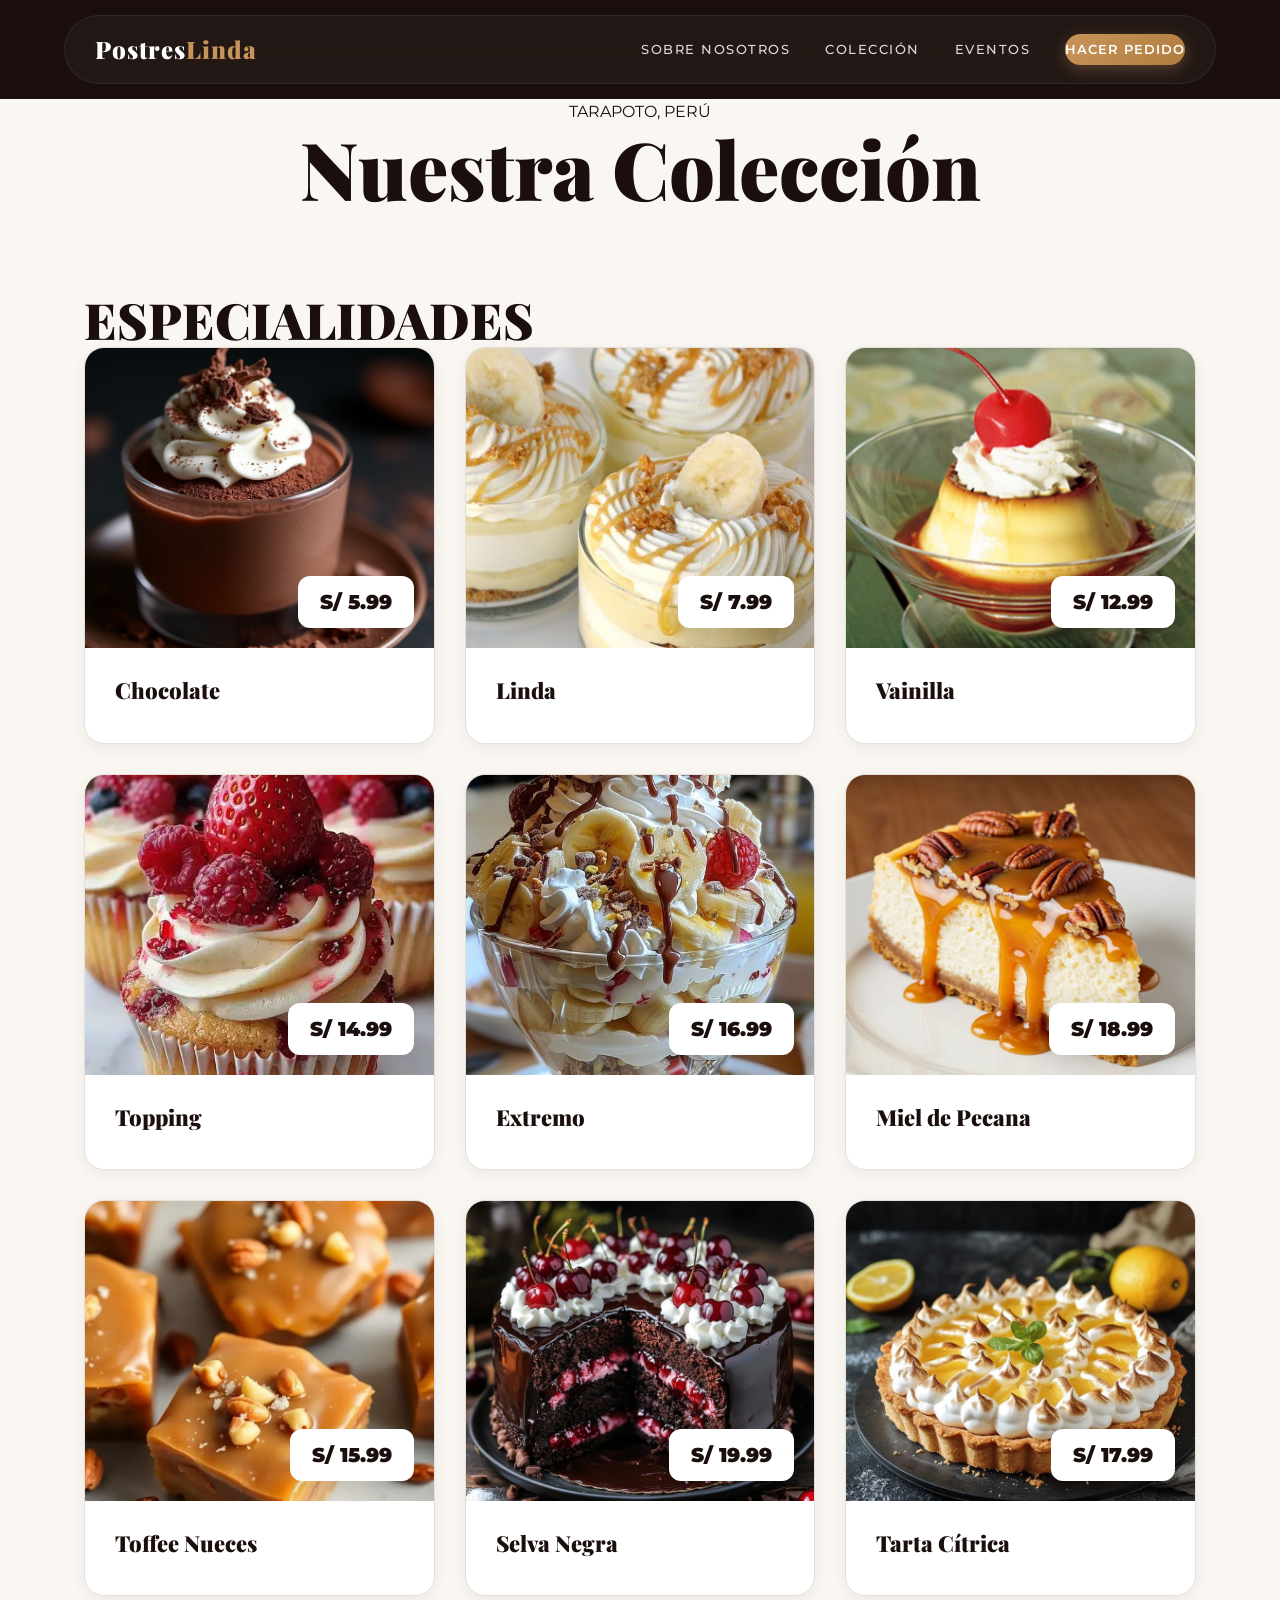
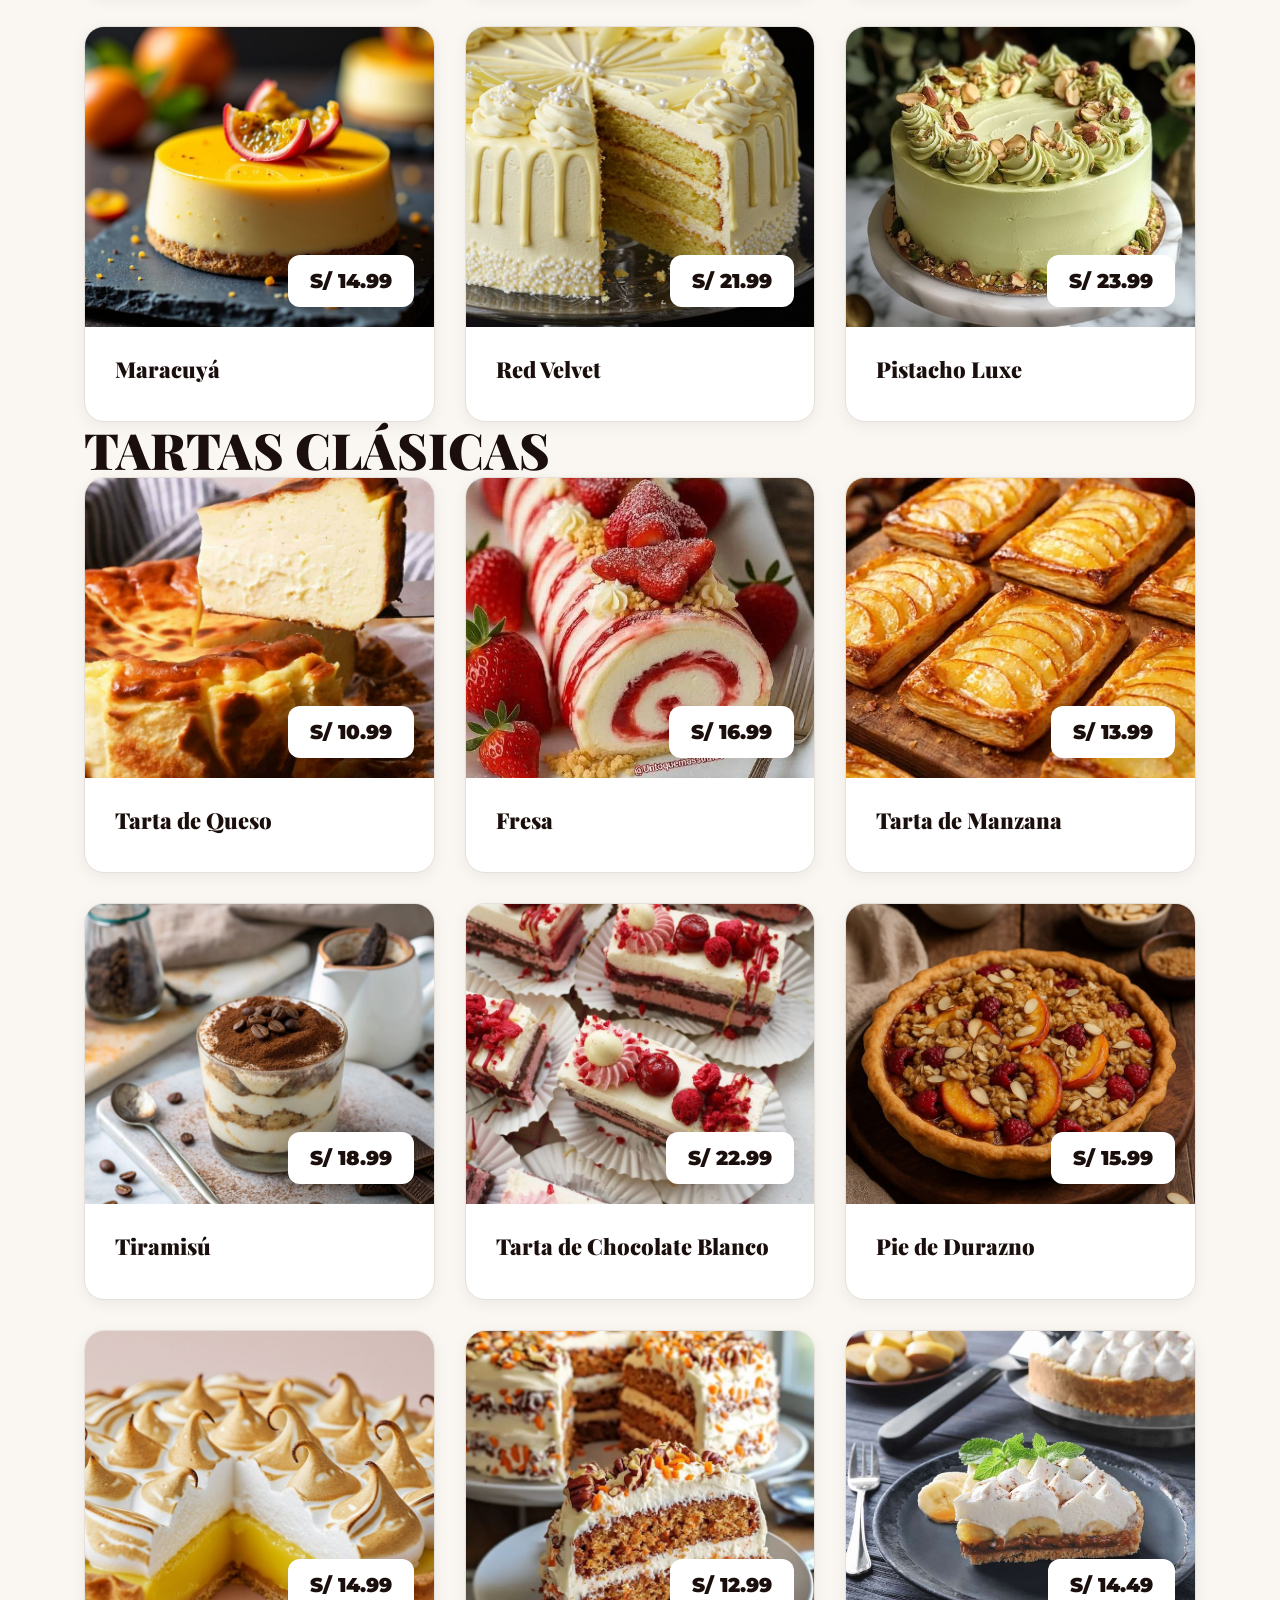
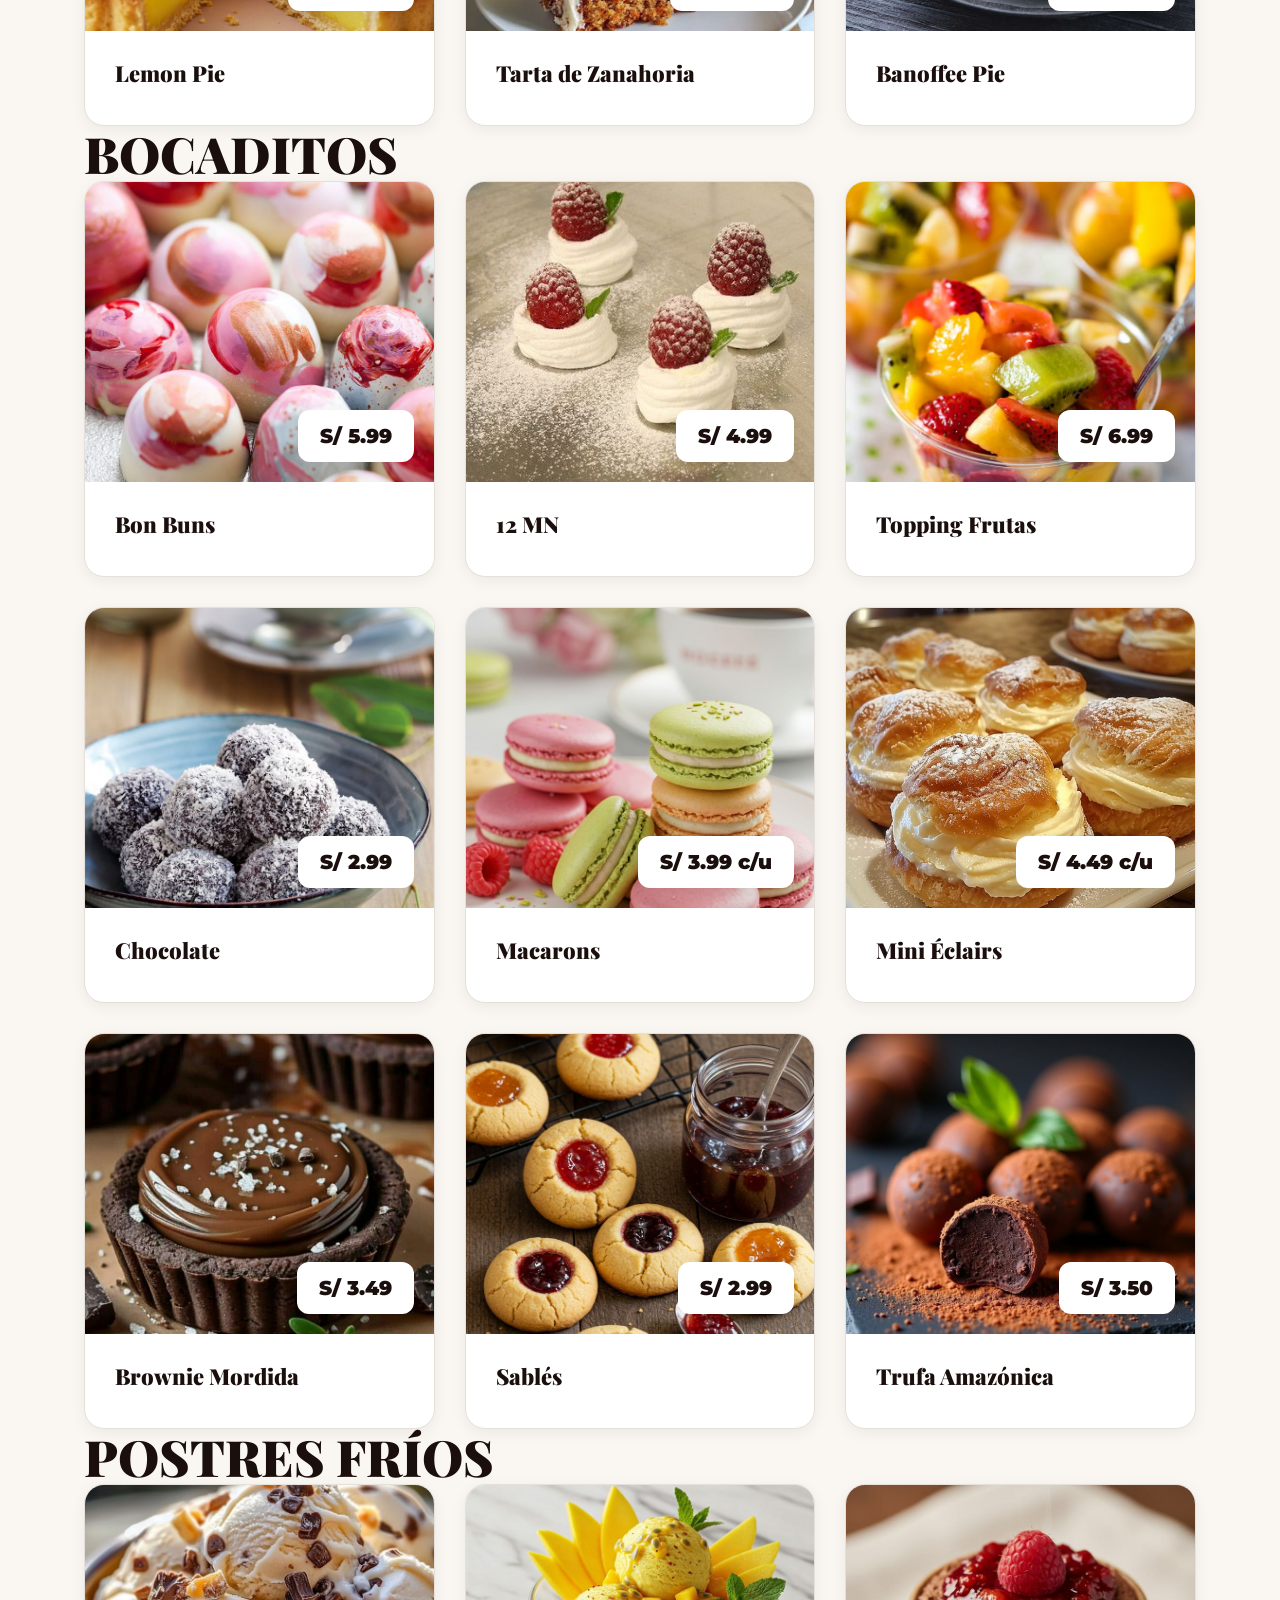
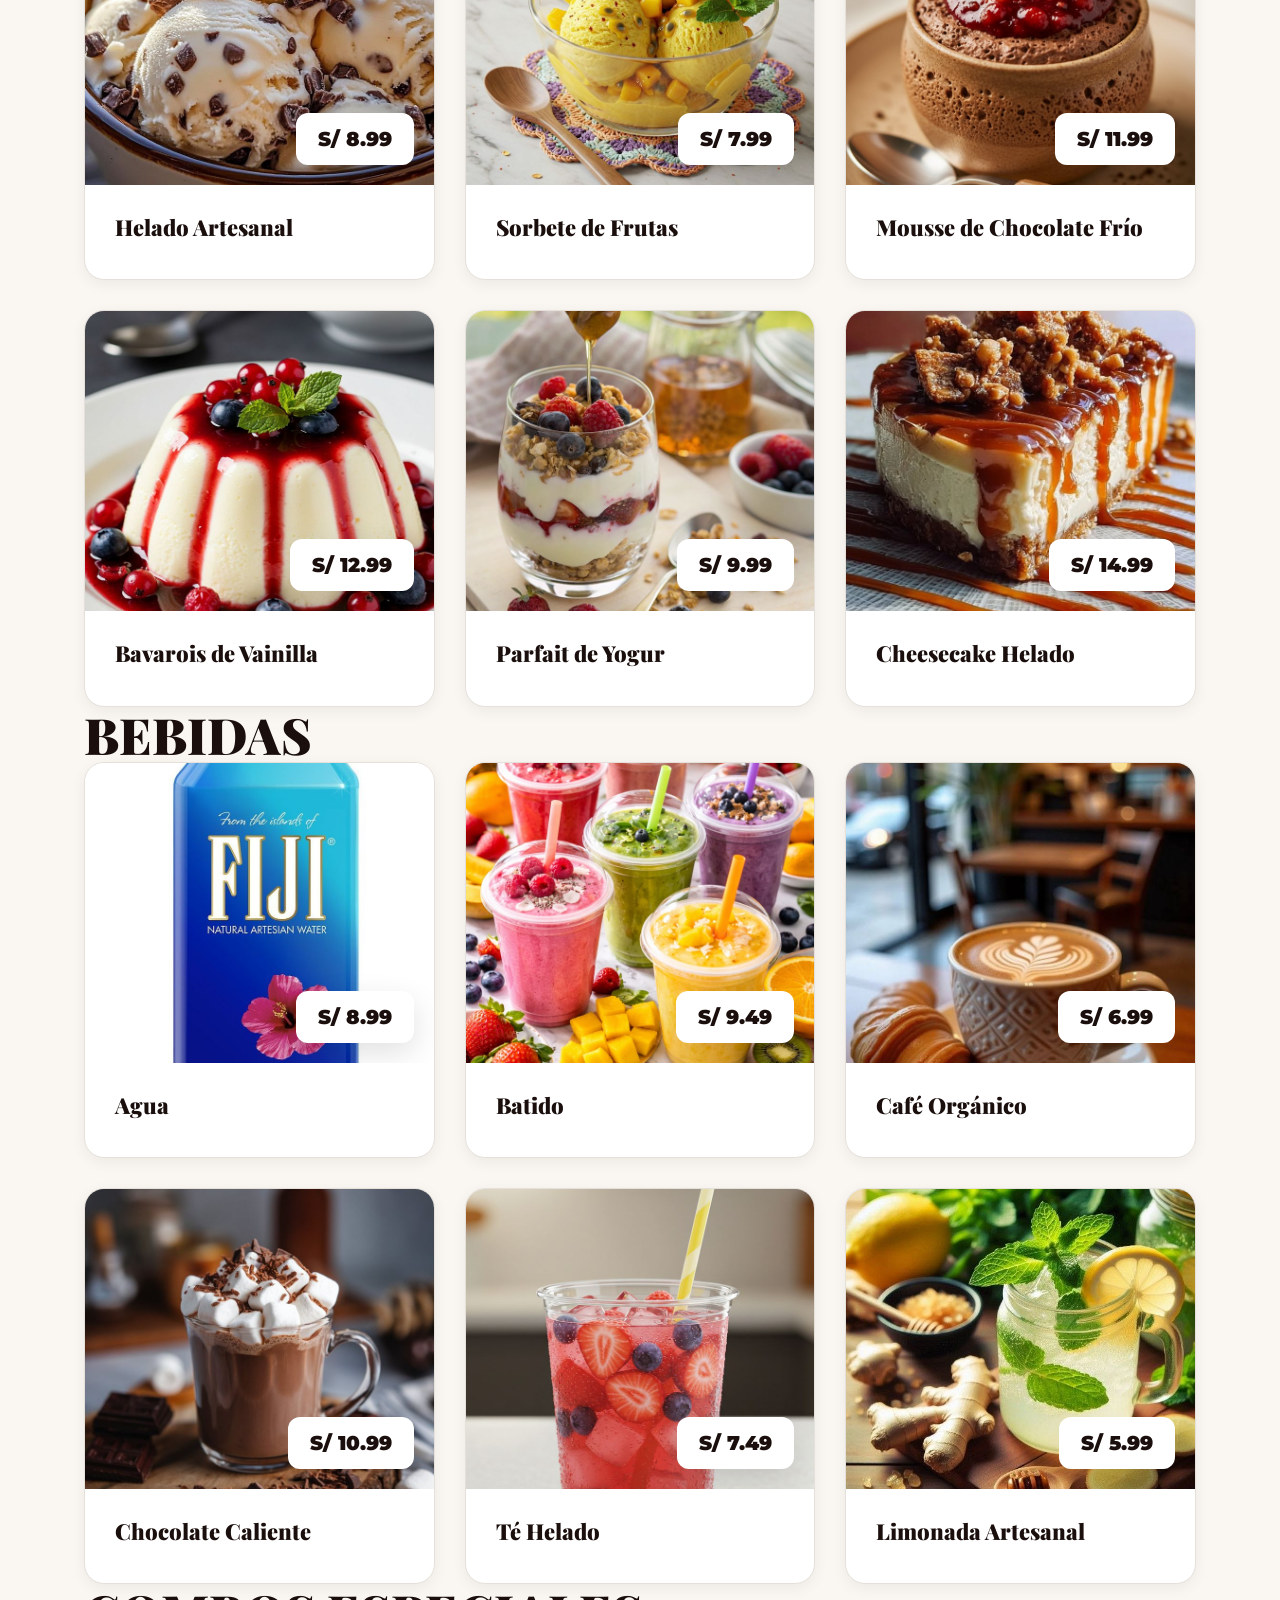
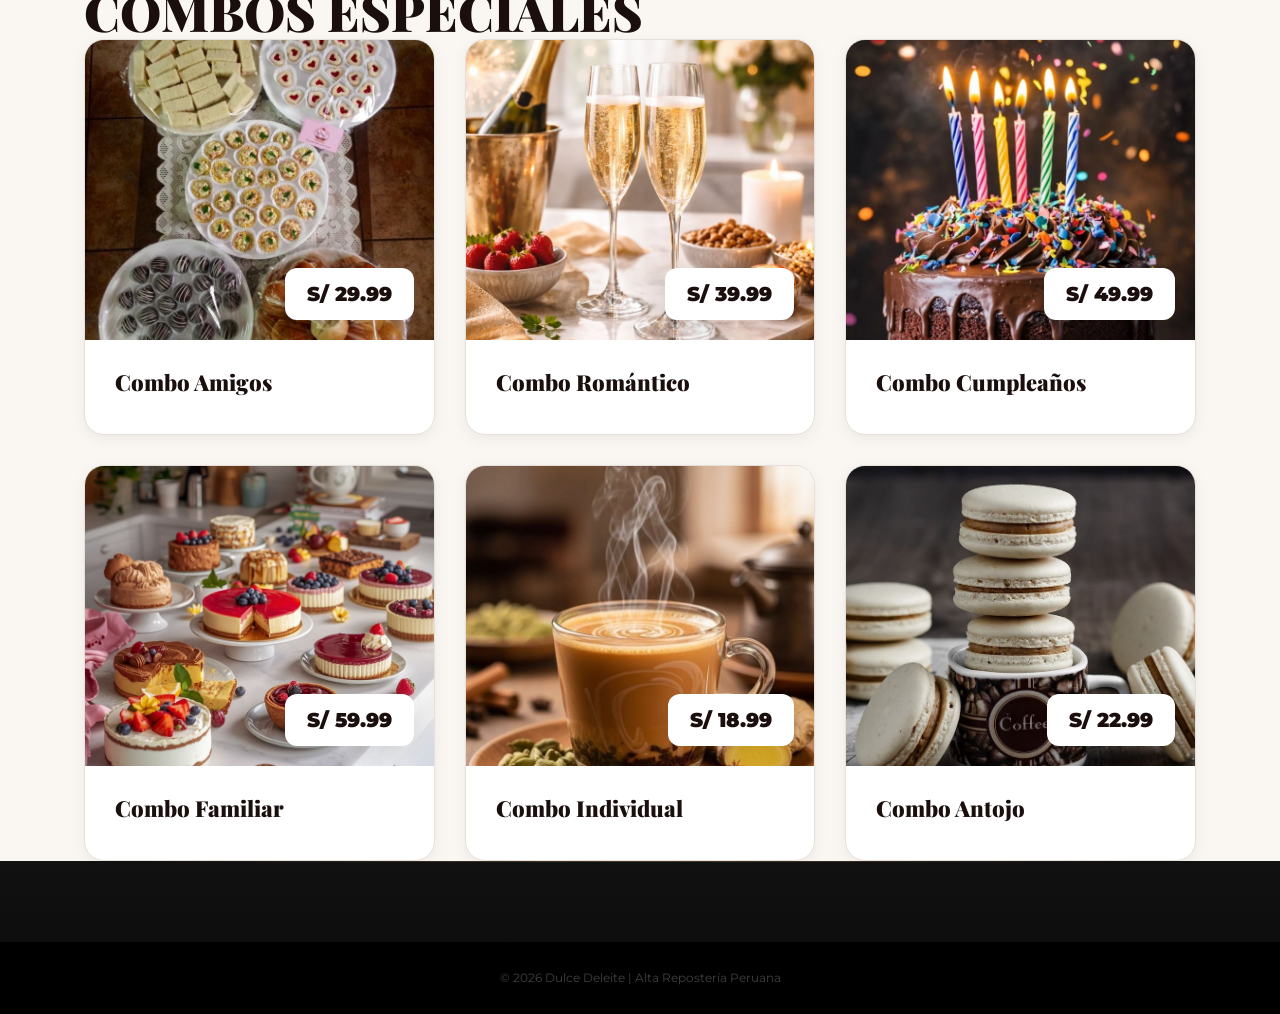
<file: coleccion.html>
<!DOCTYPE html>
<html lang="es">
<head>
    <meta charset="utf-8">
    <meta name="viewport" content="width=device-width, initial-scale=1">
    <title>Colección | Dulce Deleite</title>
    <link href="https://fonts.googleapis.com/css2?family=Montserrat:wght@300;400;700&family=Playfair+Display:ital,wght@0,900;1,900&display=swap" rel="stylesheet">
    <link rel="stylesheet" type="text/css" href="Style.css">
</head>
<body>

    <header class="header-simple">
        <nav class="nav-glass contenedor">
            <div class="logo-container">
                <a href="proect.html" style="text-decoration: none;">
                    <h2 class="logo-text">Postres<span>Linda</span></h2>
                </a>
            </div>
            <div class="enlaces">
                <a href="maison.html">Sobre Nosotros</a>
                <a href="coleccion.html">Colección</a>
                <a href="eventos.html">Eventos</a>
                <a href="pedido.html" class="btn-reserva">Hacer Pedido</a>
            </div>
        </nav>
    </header>

    <main class="contenedor seccion-maestra-coleccion">
        <div class="encabezado-minimal">
            <span class="location">TARAPOTO, PERÚ</span>
            <h1>Nuestra Colección</h1>
        </div>

        <section class="categoria-bloque">
            <h2 class="categoria-titulo">ESPECIALIDADES</h2>
            <div class="grid-productos-premium">
                
                <article class="card-premium">
                    <div class="card-img-box">
                        <img src="img/chocolate.jfif" alt="Chocolate">
                        <div class="overlay-price">S/ 5.99</div>
                    </div>
                    <div class="card-body">
                        <h3>Chocolate</h3>
                        <p class="descripcion">Intenso pastel de chocolate belga con relleno cremoso y ganache sedoso.</p>
                    </div>
                </article>

                <article class="card-premium">
                    <div class="card-img-box">
                        <img src="img/linda.jfif" alt="Linda">
                        <div class="overlay-price">S/ 7.99</div>
                    </div>
                    <div class="card-body">
                        <h3>Linda</h3>
                        <p class="descripcion">Delicada combinación de vainilla y frutos rojos con un toque de almendra.</p>
                    </div>
                </article>

                <article class="card-premium">
                    <div class="card-img-box">
                        <img src="img/vainilla.jfif" alt="Vainilla">
                        <div class="overlay-price">S/ 12.99</div>
                    </div>
                    <div class="card-body">
                        <h3>Vainilla</h3>
                        <p class="descripcion">Vainilla bourbon en una mousse esponjosa sobre bizcocho húmedo.</p>
                    </div>
                </article>

                <article class="card-premium">
                    <div class="card-img-box">
                        <img src="img/topping.jfif" alt="Topping">
                        <div class="overlay-price">S/ 14.99</div>
                    </div>
                    <div class="card-body">
                        <h3>Topping</h3>
                        <p class="descripcion">Base de chocolate blanco con crujiente de caramelo y frutos secos.</p>
                    </div>
                </article>

                <article class="card-premium">
                    <div class="card-img-box">
                        <img src="img/extremo.jfif" alt="Extremo">
                        <div class="overlay-price">S/ 16.99</div>
                    </div>
                    <div class="card-body">
                        <h3>Extremo</h3>
                        <p class="descripcion">Triple chocolate fusionado en capas, para los amantes del cacao intenso.</p>
                    </div>
                </article>

                <article class="card-premium">
                    <div class="card-img-box">
                        <img src="img/mielpecana.jfif" alt="Miel Pecán">
                        <div class="overlay-price">S/ 18.99</div>
                    </div>
                    <div class="card-body">
                        <h3>Miel de Pecana</h3>
                        <p class="descripcion">Nueces pecanas caramelizadas con miel orgánica y crema suave.</p>
                    </div>
                </article>

                <article class="card-premium">
                    <div class="card-img-box">
                        <img src="img/tofenueces.jfif" alt="Toffee Nueces">
                        <div class="overlay-price">S/ 15.99</div>
                    </div>
                    <div class="card-body">
                        <h3>Toffee Nueces</h3>
                        <p class="descripcion">Toffee inglés con nueces tostadas y un corazón de dulce de leche.</p>
                    </div>
                </article>

                <article class="card-premium">
                    <div class="card-img-box">
                        <img src="img/selvanegra.jfif" alt="Selva Negra">
                        <div class="overlay-price">S/ 19.99</div>
                    </div>
                    <div class="card-body">
                        <h3>Selva Negra</h3>
                        <p class="descripcion">Bizcocho de chocolate embebido en kirsch, cerezas frescas y nata montada.</p>
                    </div>
                </article>

                <article class="card-premium">
                    <div class="card-img-box">
                        <img src="img/tartacitrica.jfif" alt="Tarta Cítrica">
                        <div class="overlay-price">S/ 17.99</div>
                    </div>
                    <div class="card-body">
                        <h3>Tarta Cítrica</h3>
                        <p class="descripcion">Base de masa sablée, crema de limón amarillo y merengue italiano tostado.</p>
                    </div>
                </article>

                <article class="card-premium">
                    <div class="card-img-box">
                        <img src="img/maracuya.jfif" alt="Maracuyá">
                        <div class="overlay-price">S/ 14.99</div>
                    </div>
                    <div class="card-body">
                        <h3>Maracuyá</h3>
                        <p class="descripcion">Mousse de maracuyá con centro líquido de fruta de la pasión sobre galleta de avena.</p>
                    </div>
                </article>

                <article class="card-premium">
                    <div class="card-img-box">
                        <img src="img/redvelvet.jfif" alt="Red Velvet">
                        <div class="overlay-price">S/ 21.99</div>
                    </div>
                    <div class="card-body">
                        <h3>Red Velvet</h3>
                        <p class="descripcion">Suave bizcocho aterciopelado con crema de queso y virutas de chocolate blanco.</p>
                    </div>
                </article>

                <article class="card-premium">
                    <div class="card-img-box">
                        <img src="img/pistacho.jfif" alt="Pistacho Luxe">
                        <div class="overlay-price">S/ 23.99</div>
                    </div>
                    <div class="card-body">
                        <h3>Pistacho Luxe</h3>
                        <p class="descripcion">Fina dacquoise de pistachos de calidad con crema untuosa e hilos de chocolate blanco.</p>
                    </div>
                </article>

            </div>
        </section>

        <section class="categoria-bloque">
            <h2 class="categoria-titulo">TARTAS CLÁSICAS</h2>
            <div class="grid-productos-premium">
                
                <article class="card-premium">
                    <div class="card-img-box">
                        <img src="img/tartaqueso.jfif" alt="Queso">
                        <div class="overlay-price">S/ 10.99</div>
                    </div>
                    <div class="card-body">
                        <h3>Tarta de Queso</h3>
                        <p class="descripcion">New York cheesecake clásico, horneado lentamente para una textura perfecta.</p>
                    </div>
                </article>

                <article class="card-premium">
                    <div class="card-img-box">
                        <img src="img/fresa.jfif" alt="Fresa">
                        <div class="overlay-price">S/ 16.99</div>
                    </div>
                    <div class="card-body">
                        <h3>Fresa</h3>
                        <p class="descripcion">Fresas frescas sobre mousse ligera y crujiente de merengue.</p>
                    </div>
                </article>

                <article class="card-premium">
                    <div class="card-img-box">
                        <img src="img/tartamanzana.jfif" alt="Tarta de Manzana">
                        <div class="overlay-price">S/ 13.99</div>
                    </div>
                    <div class="card-body">
                        <h3>Tarta de Manzana</h3>
                        <p class="descripcion">Finas láminas de manzana caramelizada sobre crema de almendras y hojaldre.</p>
                    </div>
                </article>

                <article class="card-premium">
                    <div class="card-img-box">
                        <img src="img/tiramisu.jfif" alt="Tiramisú">
                        <div class="overlay-price">S/ 18.99</div>
                    </div>
                    <div class="card-body">
                        <h3>Tiramisú</h3>
                        <p class="descripcion">Capas de mascarpone, café espresso y cacao amargo con un toque de licor.</p>
                    </div>
                </article>

                <article class="card-premium">
                    <div class="card-img-box">
                        <img src="img/tartachocolateb.jfif" alt="Tarta Chocolate Blanco">
                        <div class="overlay-price">S/ 22.99</div>
                    </div>
                    <div class="card-body">
                        <h3>Tarta de Chocolate Blanco</h3>
                        <p class="descripcion">Ganache de chocolate blanco y frambuesas sobre base de galleta de cacao.</p>
                    </div>
                </article>

                <article class="card-premium">
                    <div class="card-img-box">
                        <img src="img/piedurazno.jfif" alt="Pie de Durazno">
                        <div class="overlay-price">S/ 15.99</div>
                    </div>
                    <div class="card-body">
                        <h3>Pie de Durazno</h3>
                        <p class="descripcion">Rústica tarta de duraznos de estación con canela y crumble de nueces.</p>
                    </div>
                </article>

                <article class="card-premium">
                    <div class="card-img-box">
                        <img src="img/lemonpie.jfif" alt="Lemon Pie">
                        <div class="overlay-price">S/ 14.99</div>
                    </div>
                    <div class="card-body">
                        <h3>Lemon Pie</h3>
                        <p class="descripcion">Base crujiente, cremosa curd de limón y merengue suizo ligeramente tostado.</p>
                    </div>
                </article>

                <article class="card-premium">
                    <div class="card-img-box">
                        <img src="img/tartazanahoria.jfif" alt="Tarta de Zanahoria">
                        <div class="overlay-price">S/ 12.99</div>
                    </div>
                    <div class="card-body">
                        <h3>Tarta de Zanahoria</h3>
                        <p class="descripcion">Bizcocho especiado de zanahoria con nueces crujientes y frosting sedoso de queso.</p>
                    </div>
                </article>

                <article class="card-premium">
                    <div class="card-img-box">
                        <img src="img/banoffepie.jfif" alt="Banoffee Pie">
                        <div class="overlay-price">S/ 14.49</div>
                    </div>
                    <div class="card-body">
                        <h3>Banoffee Pie</h3>
                        <p class="descripcion">Base de galletas trituradas, abundante dulce de leche, plátano fresco y nata.</p>
                    </div>
                </article>

            </div>
        </section>

        <section class="categoria-bloque">
            <h2 class="categoria-titulo">BOCADITOS</h2>
            <div class="grid-productos-premium">
                
                <article class="card-premium">
                    <div class="card-img-box">
                        <img src="img/bonbon.jfif" alt="Bon Buns">
                        <div class="overlay-price">S/ 5.99</div>
                    </div>
                    <div class="card-body">
                        <h3>Bon Buns</h3>
                        <p class="descripcion">Mini brioches rellenos de crema pastelera y toque de limón.</p>
                    </div>
                </article>

                <article class="card-premium">
                    <div class="card-img-box">
                        <img src="img/12mn.jfif" alt="12 MN">
                        <div class="overlay-price">S/ 4.99</div>
                    </div>
                    <div class="card-body">
                        <h3>12 MN</h3>
                        <p class="descripcion">Bocado de medianoche: chocolate oscuro y avellanas en miniatura.</p>
                    </div>
                </article>

                <article class="card-premium">
                    <div class="card-img-box">
                        <img src="img/topingfrutas.jfif" alt="Topping Frutas">
                        <div class="overlay-price">S/ 6.99</div>
                    </div>
                    <div class="card-body">
                        <h3>Topping Frutas</h3>
                        <p class="descripcion">Base de yogur griego con frutas de estación y crumble crujiente.</p>
                    </div>
                </article>

                <article class="card-premium">
                    <div class="card-img-box">
                        <img src="img/bocaditochocolate.jfif" alt="Bocadito Chocolate">
                        <div class="overlay-price">S/ 2.99</div>
                    </div>
                    <div class="card-body">
                        <h3>Chocolate</h3>
                        <p class="descripcion">Pequeño bombón de chocolate con leche y corazón de caramelo salado.</p>
                    </div>
                </article>

                <article class="card-premium">
                    <div class="card-img-box">
                        <img src="img/macarons.jfif" alt="Macarons">
                        <div class="overlay-price">S/ 3.99 c/u</div>
                    </div>
                    <div class="card-body">
                        <h3>Macarons</h3>
                        <p class="descripcion">Delicados macarons franceses de frambuesa, pistacho y chocolate.</p>
                    </div>
                </article>

                <article class="card-premium">
                    <div class="card-img-box">
                        <img src="img/minieclaris.jfif" alt="Mini Éclairs">
                        <div class="overlay-price">S/ 4.49 c/u</div>
                    </div>
                    <div class="card-body">
                        <h3>Mini Éclairs</h3>
                        <p class="descripcion">Pequeñas bocanadas de masa choux rellenas de crema pastelera y glaseado.</p>
                    </div>
                </article>

                <article class="card-premium">
                    <div class="card-img-box">
                        <img src="img/browniemordida.jfif" alt="Brownie Mordida">
                        <div class="overlay-price">S/ 3.49</div>
                    </div>
                    <div class="card-body">
                        <h3>Brownie Mordida</h3>
                        <p class="descripcion">Pequeño brownie de chocolate intenso con centro de dulce de leche y sal marina.</p>
                    </div>
                </article>

                <article class="card-premium">
                    <div class="card-img-box">
                        <img src="img/sables.jfif" alt="Sablés">
                        <div class="overlay-price">S/ 2.99</div>
                    </div>
                    <div class="card-body">
                        <h3>Sablés</h3>
                        <p class="descripcion">Mantequillosa galletita con mermelada artesanal de frutos rojos o albaricoque.</p>
                    </div>
                </article>

                <article class="card-premium">
                    <div class="card-img-box">
                        <img src="img/trufaamazo.jfif" alt="Trufa Amazónica">
                        <div class="overlay-price">S/ 3.50</div>
                    </div>
                    <div class="card-body">
                        <h3>Trufa Amazónica</h3>
                        <p class="descripcion">Trufa artesanal elaborada con puro cacao puro nativo y cobertura de polvo de cacao.</p>
                    </div>
                </article>

            </div>
        </section>

        <section class="categoria-bloque">
            <h2 class="categoria-titulo">POSTRES FRÍOS</h2>
            <div class="grid-productos-premium">
                
                <article class="card-premium">
                    <div class="card-img-box">
                        <img src="img/helartesa.jfif" alt="Helado Artesanal">
                        <div class="overlay-price">S/ 8.99</div>
                    </div>
                    <div class="card-body">
                        <h3>Helado Artesanal</h3>
                        <p class="descripcion">Crema helada de vainilla con trozos de chocolate bitter y nueces caramelizadas.</p>
                    </div>
                </article>

                <article class="card-premium">
                    <div class="card-img-box">
                        <img src="img/sorbetefrutas.jfif" alt="Sorbete de Frutas">
                        <div class="overlay-price">S/ 7.99</div>
                    </div>
                    <div class="card-body">
                        <h3>Sorbete de Frutas</h3>
                        <p class="descripcion">Refrescante sorbete de mango, maracuyá y hierbabuena.</p>
                    </div>
                </article>

                <article class="card-premium">
                    <div class="card-img-box">
                        <img src="img/mousechocolate.jfif" alt="Mousse de Chocolate Frío">
                        <div class="overlay-price">S/ 11.99</div>
                    </div>
                    <div class="card-body">
                        <h3>Mousse de Chocolate Frío</h3>
                        <p class="descripcion">Esponjosa mousse de chocolate semiamargo con centro de frambuesa congelada.</p>
                    </div>
                </article>

                <article class="card-premium">
                    <div class="card-img-box">
                        <img src="img/bavoroisdevainilla.jfif" alt="Bavarois de Vainilla">
                        <div class="overlay-price">S/ 12.99</div>
                    </div>
                    <div class="card-body">
                        <h3>Bavarois de Vainilla</h3>
                        <p class="descripcion">Postre francés aterciopelado de vainilla con salsa de frutos rojos.</p>
                    </div>
                </article>

                <article class="card-premium">
                    <div class="card-img-box">
                        <img src="img/parfaityogur.jfif" alt="Parfait de Yogur">
                        <div class="overlay-price">S/ 9.99</div>
                    </div>
                    <div class="card-body">
                        <h3>Parfait de Yogur</h3>
                        <p class="descripcion">Capas de yogur griego, granola casera y frutas frescas con miel de abeja.</p>
                    </div>
                </article>

                <article class="card-premium">
                    <div class="card-img-box">
                        <img src="img/chesecakehel.jfif" alt="Cheesecake Helado">
                        <div class="overlay-price">S/ 14.99</div>
                    </div>
                    <div class="card-body">
                        <h3>Cheesecake Helado</h3>
                        <p class="descripcion">Cheesecake congelado con salsa de caramelo salado y nueces tostadas.</p>
                    </div>
                </article>
            </div>
        </section>

        <section class="categoria-bloque">
            <h2 class="categoria-titulo">BEBIDAS</h2>
            <div class="grid-productos-premium">
                
                <article class="card-premium">
                    <div class="card-img-box">
                        <img src="img/agua.jfif" alt="Agua">
                        <div class="overlay-price">S/ 8.99</div>
                    </div>
                    <div class="card-body">
                        <h3>Agua</h3>
                        <p class="descripcion">Agua de manantial infusionada con hierbas frescas y frutos cítricos.</p>
                    </div>
                </article>

                <article class="card-premium">
                    <div class="card-img-box">
                        <img src="img/batido.jfif" alt="Batido">
                        <div class="overlay-price">S/ 9.49</div>
                    </div>
                    <div class="card-body">
                        <h3>Batido</h3>
                        <p class="descripcion">Batido cremoso de frutas tropicales con un toque de vainilla.</p>
                    </div>
                </article>

                <article class="card-premium">
                    <div class="card-img-box">
                        <img src="img/cafeorganico.jfif" alt="Café Orgánico">
                        <div class="overlay-price">S/ 6.99</div>
                    </div>
                    <div class="card-body">
                        <h3>Café Orgánico</h3>
                        <p class="descripcion">Café de altura tostado artesanalmente, preparado en prensa francesa.</p>
                    </div>
                </article>

                <article class="card-premium">
                    <div class="card-img-box">
                        <img src="img/chocolatecaliente.jfif" alt="Chocolate Caliente">
                        <div class="overlay-price">S/ 10.99</div>
                    </div>
                    <div class="card-body">
                        <h3>Chocolate Caliente</h3>
                        <p class="descripcion">Chocolate belga derretido con leche espumosa y una nube de malvavisco.</p>
                    </div>
                </article>

                <article class="card-premium">
                    <div class="card-img-box">
                        <img src="img/tehelado.jfif" alt="Té Helado">
                        <div class="overlay-price">S/ 7.49</div>
                    </div>
                    <div class="card-body">
                        <h3>Té Helado</h3>
                        <p class="descripcion">Infusión fría de frutos rojos con menta fresca y un toque de limón.</p>
                    </div>
                </article>

                <article class="card-premium">
                    <div class="card-img-box">
                        <img src="img/limanadaartesanal.jfif" alt="Limonada Artesanal">
                        <div class="overlay-price">S/ 5.99</div>
                    </div>
                    <div class="card-body">
                        <h3>Limonada Artesanal</h3>
                        <p class="descripcion">Limonada de la casa con jengibre, hierbabuena y un toque de agua de azahar.</p>
                    </div>
                </article>
            </div>
        </section>

        <section class="categoria-bloque">
            <h2 class="categoria-titulo">COMBOS ESPECIALES</h2>
            <div class="grid-productos-premium">
                
                <article class="card-premium">
                    <div class="card-img-box">
                        <img src="img/comboamigos.jfif" alt="Combo Amigos">
                        <div class="overlay-price">S/ 29.99</div>
                    </div>
                    <div class="card-body">
                        <h3>Combo Amigos</h3>
                        <p class="descripcion">4 bocaditos surtidos + 2 bebidas a elección. Ideal para compartir.</p>
                    </div>
                </article>

                <article class="card-premium">
                    <div class="card-img-box">
                        <img src="img/comboromantico.jfif" alt="Combo Romántico">
                        <div class="overlay-price">S/ 39.99</div>
                    </div>
                    <div class="card-body">
                        <h3>Combo Romántico</h3>
                        <p class="descripcion">2 especialidades + 2 copas de espumante + vela aromática de regalo.</p>
                    </div>
                </article>

                <article class="card-premium">
                    <div class="card-img-box">
                        <img src="img/combocumple.jfif" alt="Combo Cumpleaños">
                        <div class="overlay-price">S/ 49.99</div>
                    </div>
                    <div class="card-body">
                        <h3>Combo Cumpleaños</h3>
                        <p class="descripcion">Tarta a elección + 6 bocaditos + vela personalizada y globo metalizado.</p>
                    </div>
                </article>

                <article class="card-premium">
                    <div class="card-img-box">
                        <img src="img/combofam.jfif" alt="Combo Familiar">
                        <div class="overlay-price">S/ 59.99</div>
                    </div>
                    <div class="card-body">
                        <h3>Combo Familiar</h3>
                        <p class="descripcion">2 tartas medianas + 8 bocaditos + 4 bebidas. ¡Para todos en casa!</p>
                    </div>
                </article>

                <article class="card-premium">
                    <div class="card-img-box">
                        <img src="img/comboindi.jfif" alt="Combo Individual">
                        <div class="overlay-price">S/ 18.99</div>
                    </div>
                    <div class="card-body">
                        <h3>Combo Individual</h3>
                        <p class="descripcion">1 porción de especialidad + 1 infusión caliente o fría a tu elección.</p>
                    </div>
                </article>

                <article class="card-premium">
                    <div class="card-img-box">
                        <img src="img/comboantojo.jfif" alt="Combo Antojo">
                        <div class="overlay-price">S/ 22.99</div>
                    </div>
                    <div class="card-body">
                        <h3>Combo Antojo</h3>
                        <p class="descripcion">3 macarons franceses premium + 1 café orgánico prensa francesa de la casa.</p>
                    </div>
                </article>

            </div>
        </section>
    </main>

    <footer id="contacto" class="footer-minimal">
        <div class="copyright-bar">
            <p>&copy; 2026 Dulce Deleite | Alta Repostería Peruana</p>
        </div>
    </footer>

</body>
</html>
</file>
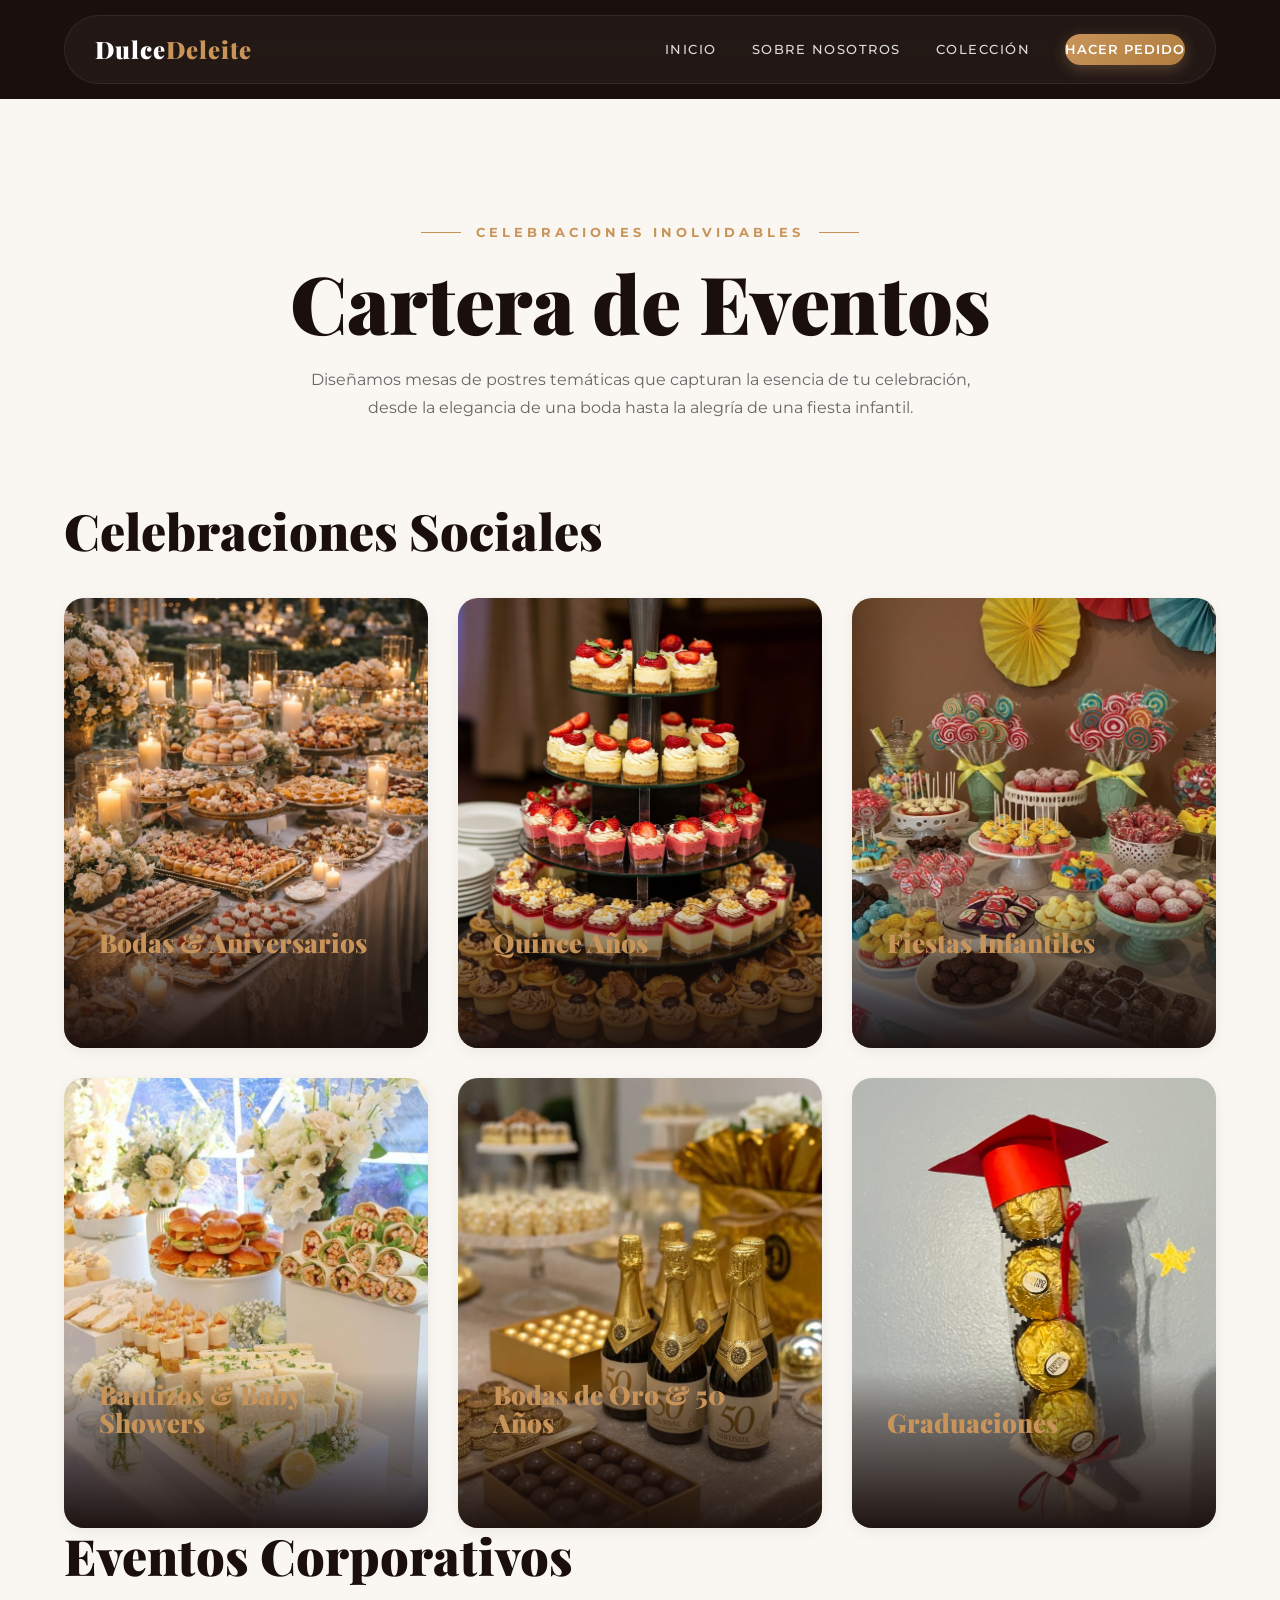
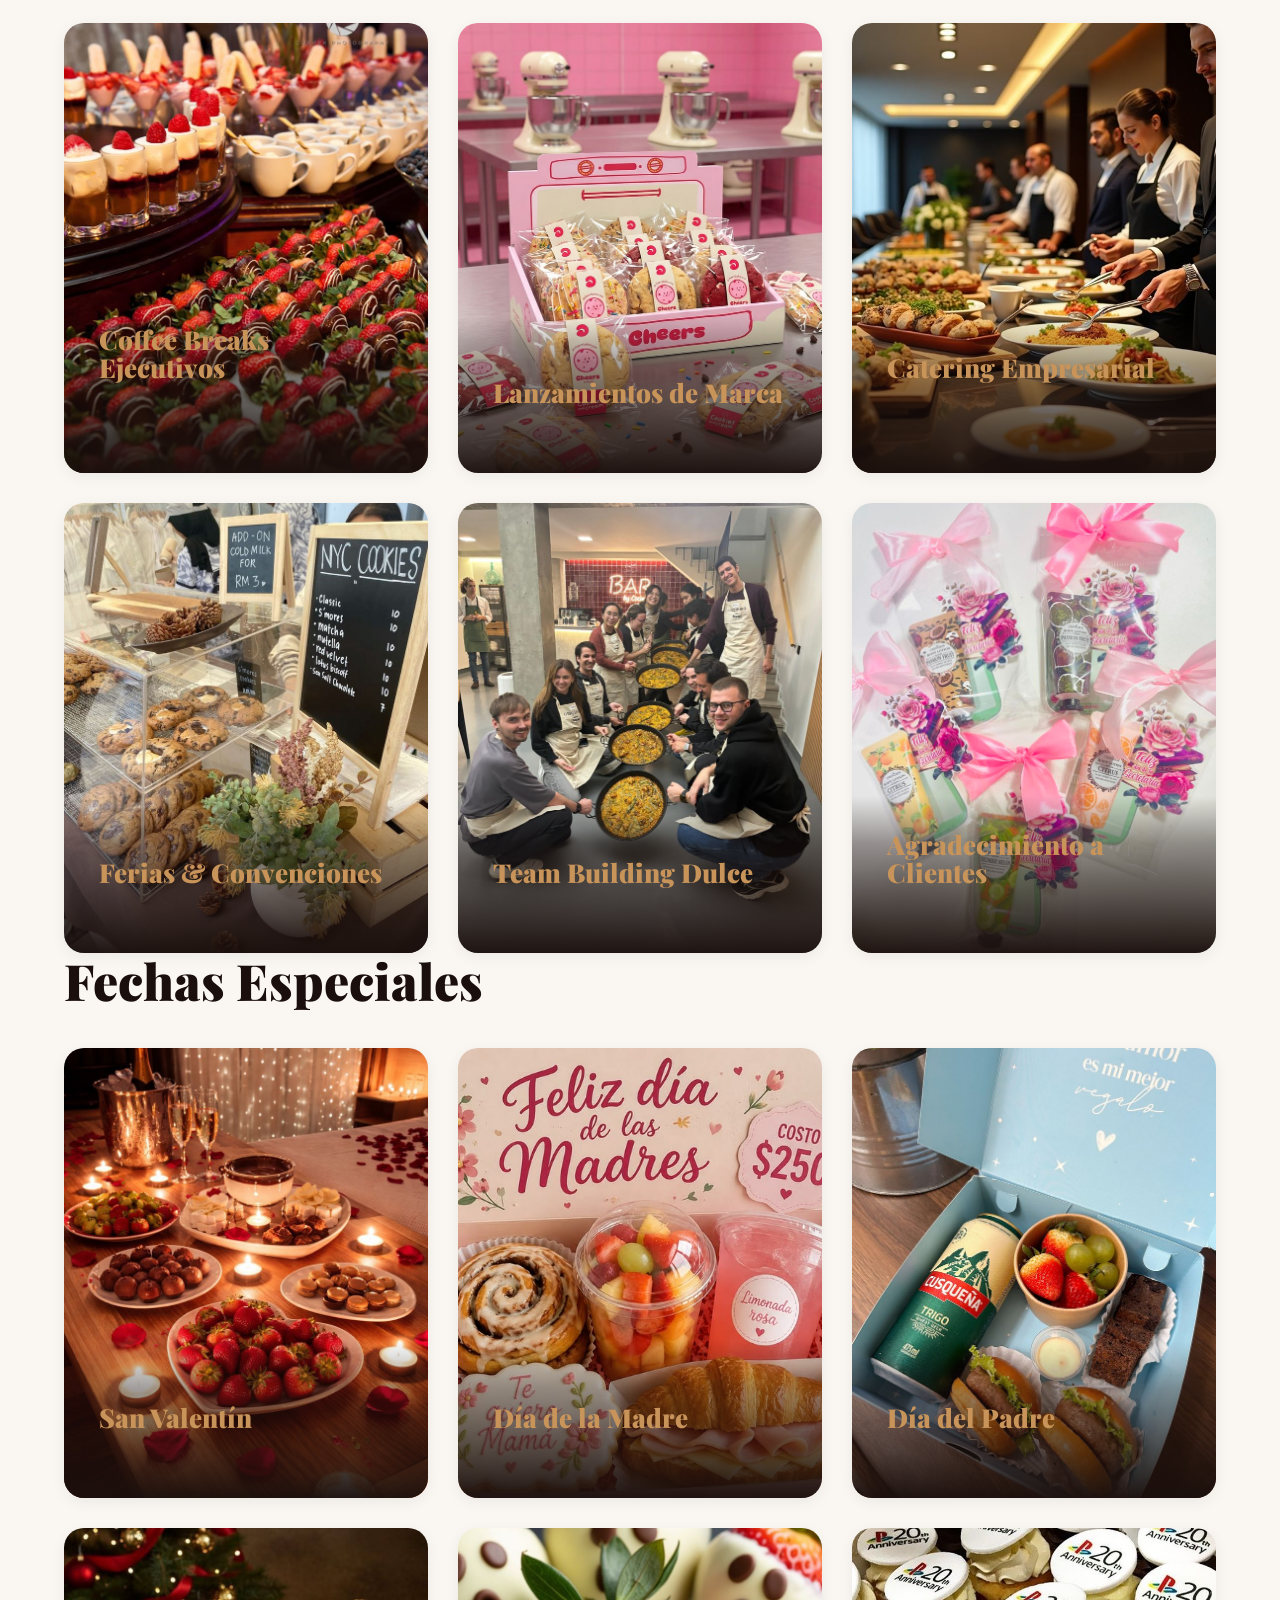
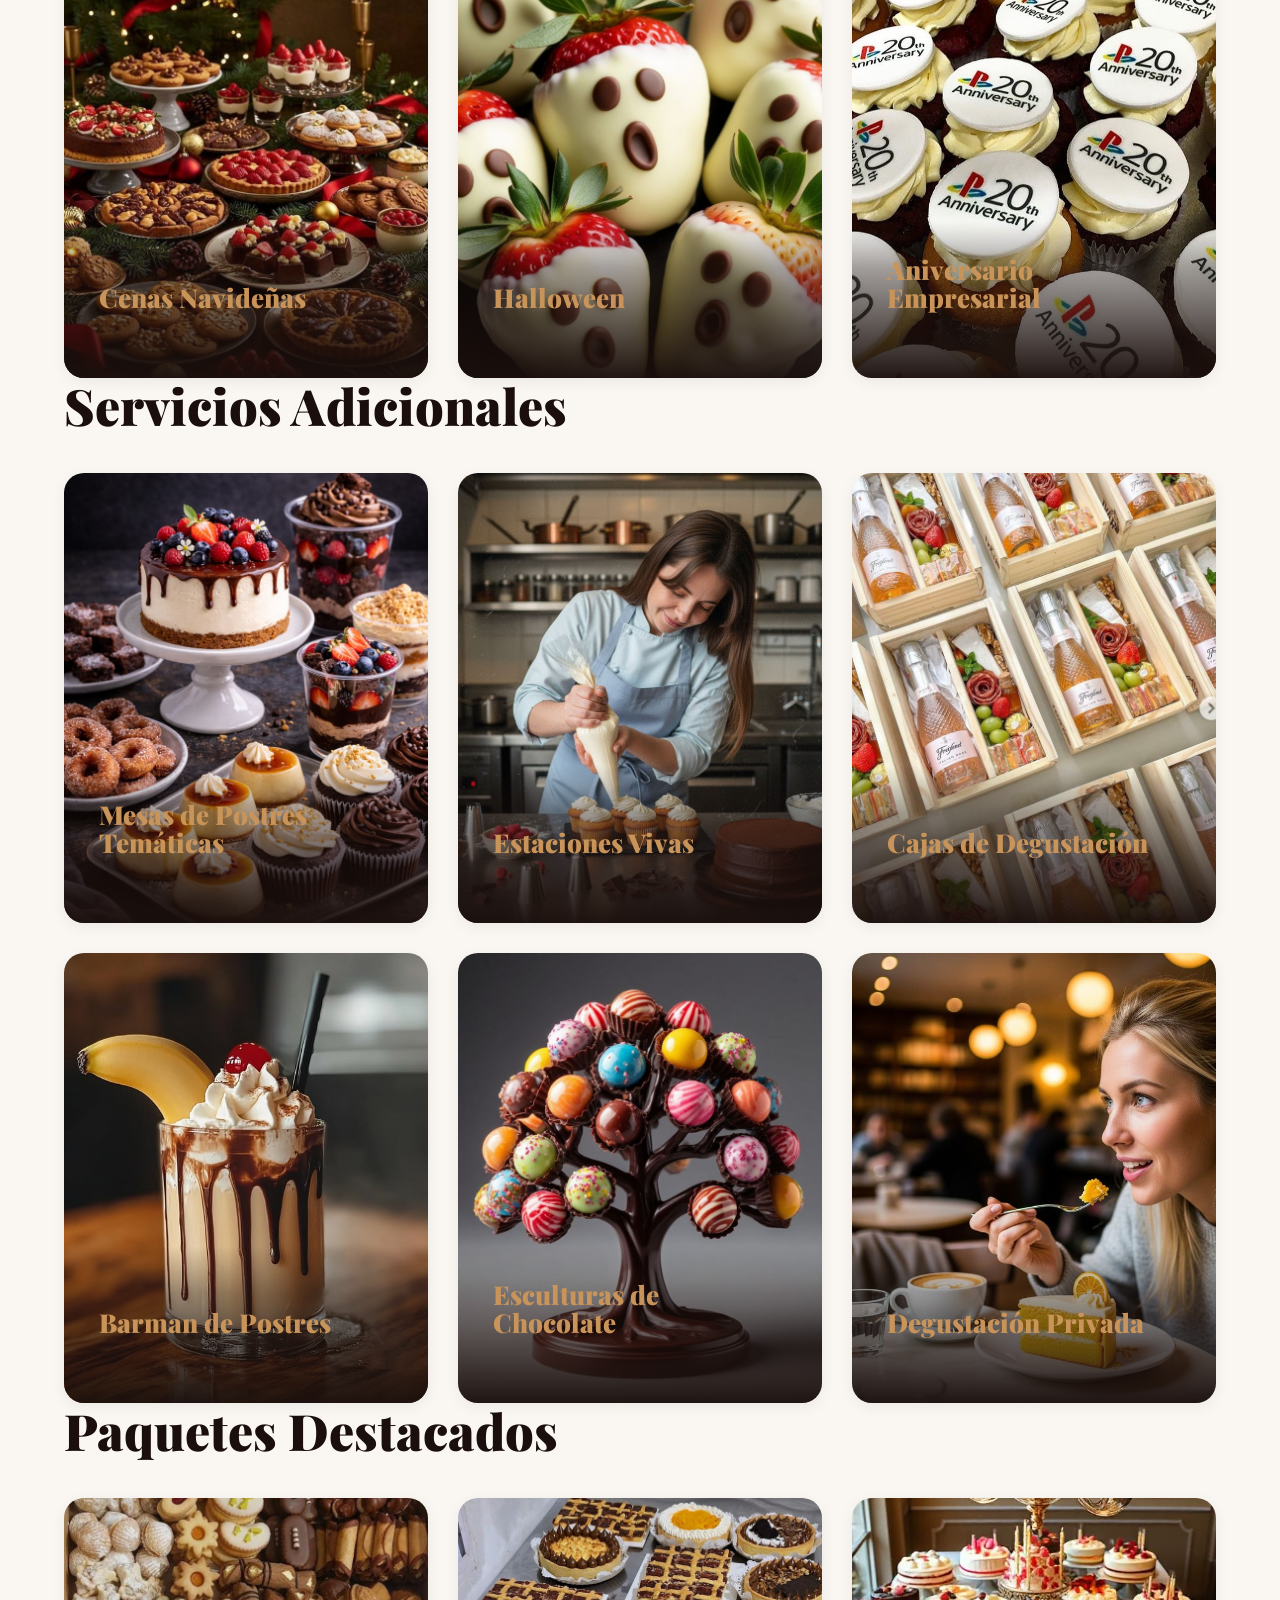
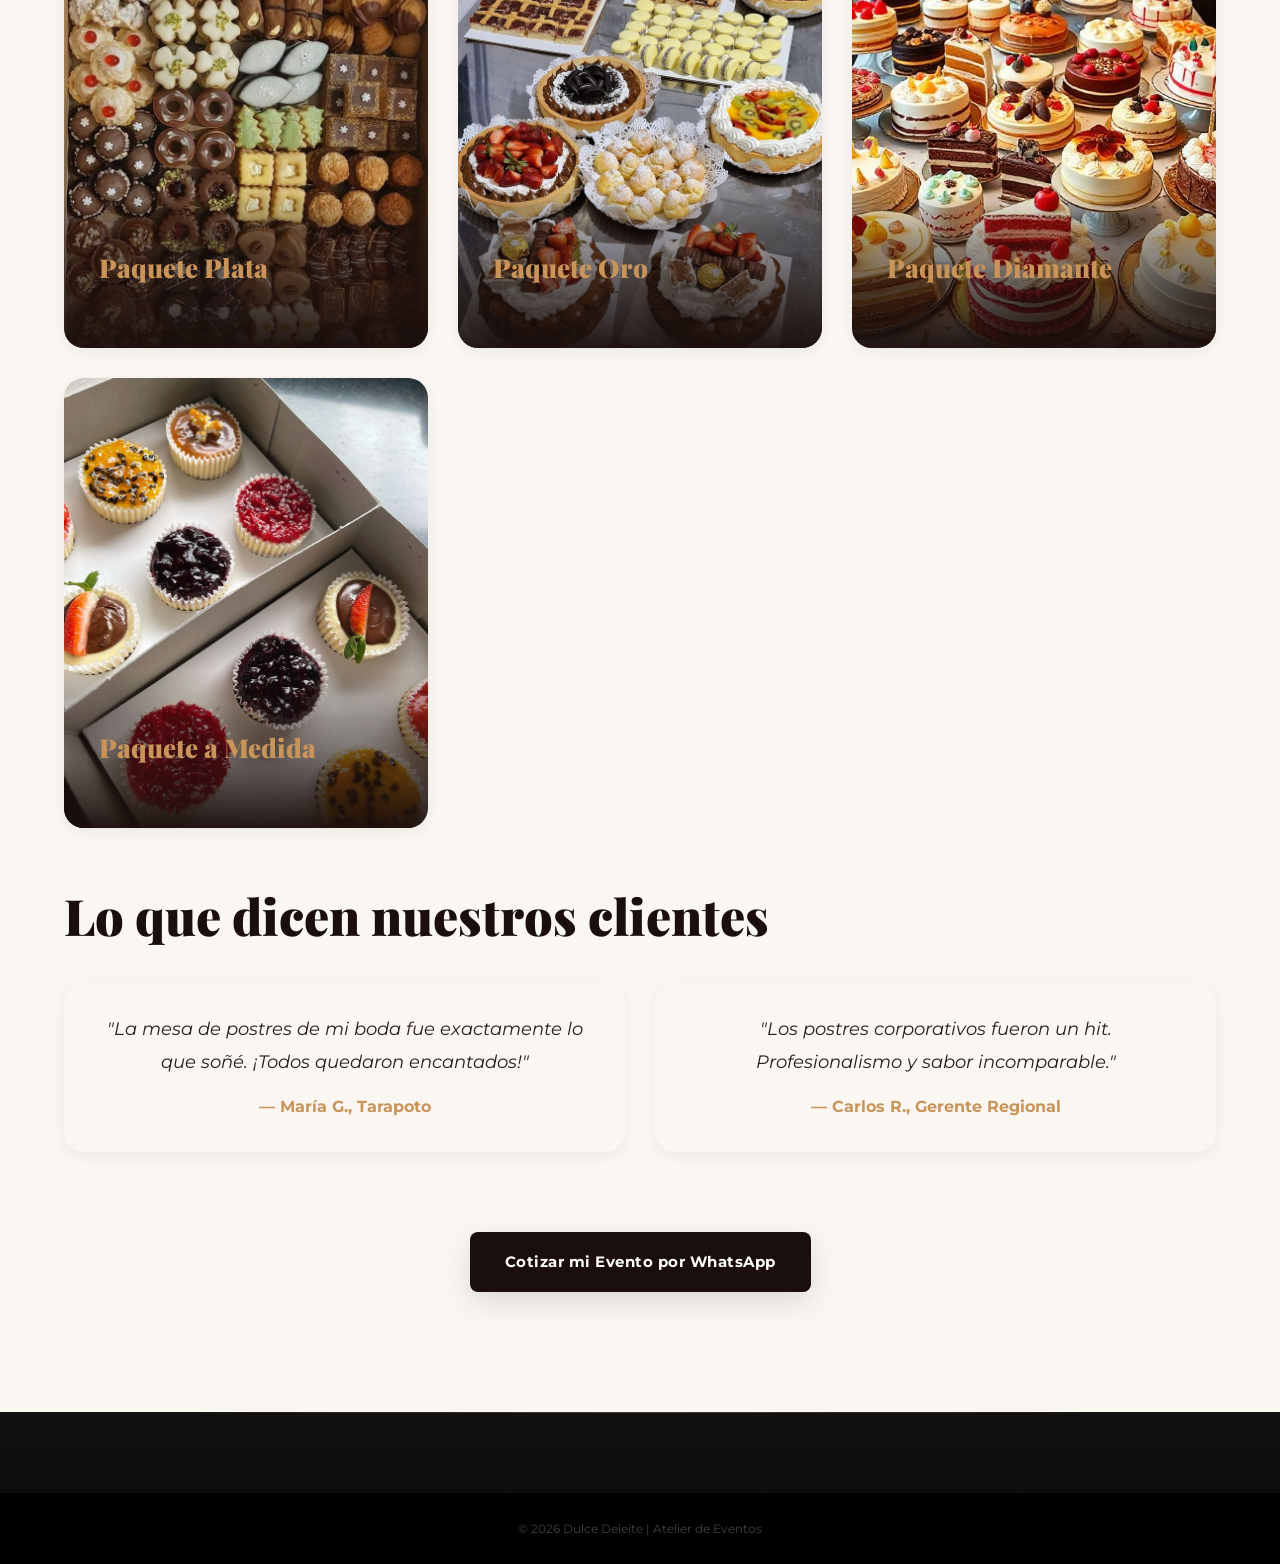
<file: eventos.html>
<!DOCTYPE html>
<html lang="es">
<head>
    <meta charset="utf-8">
    <meta name="viewport" content="width=device-width, initial-scale=1">
    <title>Eventos Exclusivos | Dulce Deleite</title>
    <link href="https://fonts.googleapis.com/css2?family=Montserrat:wght@300;400;700&family=Playfair+Display:ital,wght@0,900;1,900&display=swap" rel="stylesheet">
    <link rel="stylesheet" type="text/css" href="Style.css">
</head>
<body>

    <header class="header-simple">
        <nav class="nav-glass contenedor">
            <div class="logo-container">
                <a href="proect.html" style="text-decoration: none;">
                    <h2 class="logo-text">Dulce<span>Deleite</span></h2>
                </a>
            </div>
            <div class="enlaces">
                <a href="proect.html">Inicio</a>
                <a href="maison.html">Sobre Nosotros</a>
                <a href="coleccion.html">Colección</a>
                <a href="pedido.html" class="btn-reserva">Hacer Pedido</a>
            </div>
        </nav>
    </header>

    <main class="contenedor seccion-maestra">

        <!-- Encabezado principal -->
        <div class="encabezado-minimal">
            <span class="sub">Celebraciones Inolvidables</span>
            <h1>Cartera de Eventos</h1>
            <p style="max-width: 700px; margin: 2rem auto; color: #666;">Diseñamos mesas de postres temáticas que capturan la esencia de tu celebración, desde la elegancia de una boda hasta la alegría de una fiesta infantil.</p>
        </div>

        <!-- ==================== -->
        <!-- CELEBRACIONES SOCIALES -->
        <!-- ==================== -->
        <section class="categoria-bloque">
            <h2 class="categoria-titulo">Celebraciones Sociales</h2>
            <div class="grid-eventos">

                <article class="card-evento">
                    <div class="evento-img">
                        <img src="img/boda.jfif" alt="Bodas de Lujo">
                        <div class="evento-overlay">
                            <h3>Bodas & Aniversarios</h3>
                            <p>Pastelería fina y mesas minimalistas para el "sí, acepto".</p>
                            <p class="descripcion">Tartas nupciales de varios pisos, mesa de dulces temática, cupcakes personalizados con iniciales y flores comestibles. Asesoría completa de diseño.</p>
                        </div>
                    </div>
                </article>

                <article class="card-evento">
                    <div class="evento-img">
                        <img src="img/quince1.jfif" alt="Quinceañeras">
                        <div class="evento-overlay">
                            <h3>Quince Años</h3>
                            <p>Diseños modernos y vibrantes para una noche mágica.</p>
                            <p class="descripcion">Tarta principal con corona de chocolate, cake pops, macarons rosados y mesa de golosinas con los colores de la fiesta. Incluye degustación previa.</p>
                        </div>
                    </div>
                </article>

                <article class="card-evento">
                    <div class="evento-img">
                        <img src="img/fiestainfantil.jfif" alt="Fiesta Infantil">
                        <div class="evento-overlay">
                            <h3>Fiestas Infantiles</h3>
                            <p>Postres temáticos y divertidos con insumos saludables.</p>
                            <p class="descripcion">Tartas de superhéroes, princesas o animales. Galletas decoradas, brochetas de frutas con chocolate y mesa de dulces con opciones sin azúcar.</p>
                        </div>
                    </div>
                </article>

                <article class="card-evento">
                    <div class="evento-img">
                        <img src="img/bautizo.jfif" alt="Bautizos">
                        <div class="evento-overlay">
                            <h3>Bautizos & Baby Showers</h3>
                            <p>Dulces delicados en tonos pasteles para dar la bienvenida.</p>
                            <p class="descripcion">Tarta de pañales comestible, cake pops en forma de chupete, galletas de mantequilla con glaseado real y mesa de postres en tonos celestes o rosados.</p>
                        </div>
                    </div>
                </article>

                <article class="card-evento">
                    <div class="evento-img">
                        <img src="img/cincuenta.jfif" alt="Cincuenta Años">
                        <div class="evento-overlay">
                            <h3>Bodas de Oro & 50 Años</h3>
                            <p>Sofisticación y sabores intensos para grandes hitos.</p>
                            <p class="descripcion">Tarta de tres leches con baño de chocolate, mesa de postres vintage, macarons sabor café y detalles dorados comestibles. Celebramos la historia.</p>
                        </div>
                    </div>
                </article>

                <article class="card-evento">
                    <div class="evento-img">
                        <img src="img/graduaciones.jfif" alt="Graduaciones">
                        <div class="evento-overlay">
                            <h3>Graduaciones</h3>
                            <p>Dulce recompensa para el logro académico.</p>
                            <p class="descripcion">Tarta con birrete comestible, cupcakes con iniciales, galletas decoradas con diplomas y mesa de dulces con los colores de la promoción.</p>
                        </div>
                    </div>
                </article>

            </div>
        </section>

        <!-- ==================== -->
        <!-- EVENTOS CORPORATIVOS -->
        <!-- ==================== -->
        <section class="categoria-bloque">
            <h2 class="categoria-titulo">Eventos Corporativos</h2>
            <div class="grid-eventos">

                <article class="card-evento">
                    <div class="evento-img">
                        <img src="img/eventocorporativo.jfif" alt="Eventos Corporativos">
                        <div class="evento-overlay">
                            <h3>Coffee Breaks Ejecutivos</h3>
                            <p>Pausas dulces para reuniones de alto nivel.</p>
                            <p class="descripcion">Mini pastelería francesa, bocaditos salados dulces, estación de café orgánico y jugos naturales. Montaje impecable y servicio discreto.</p>
                        </div>
                    </div>
                </article>

                <article class="card-evento">
                    <div class="evento-img">
                        <img src="img/lanmarca.jfif" alt="Lanzamiento de Marca">
                        <div class="evento-overlay">
                            <h3>Lanzamientos de Marca</h3>
                            <p>Postres que comunican identidad.</p>
                            <p class="descripcion">Galletas con logo corporativo, cake pops personalizados, tarta de degustación con colores de la marca y mesa de postres tematizada para impactar.</p>
                        </div>
                    </div>
                </article>

                <article class="card-evento">
                    <div class="evento-img">
                        <img src="img/caterinempre.jfif" alt="Catering Empresarial">
                        <div class="evento-overlay">
                            <h3>Catering Empresarial</h3>
                            <p>Servicio completo para juntas y capacitaciones.</p>
                            <p class="descripcion">Desayunos corporativos con croissants, muffins y frutas. Almuerzos ligeros con postre incluido. Nos adaptamos a horarios y locación.</p>
                        </div>
                    </div>
                </article>

                <article class="card-evento">
                    <div class="evento-img">
                        <img src="img/ferias.jfif" alt="Ferias y Convenciones">
                        <div class="evento-overlay">
                            <h3>Ferias & Convenciones</h3>
                            <p>Endulzamos tu stand con estilo.</p>
                            <p class="descripcion">Mini degustaciones, empaques corporativos, personal uniformado y degustación guiada de postres. Experiencia de marca memorable.</p>
                        </div>
                    </div>
                </article>

                <article class="card-evento">
                    <div class="evento-img">
                        <img src="img/teambuilding.jfif" alt="Team Building">
                        <div class="evento-overlay">
                            <h3>Team Building Dulce</h3>
                            <p>Integración y creatividad para equipos.</p>
                            <p class="descripcion">Talleres de decoración de galletas, concurso de cupcakes y dinámicas de pastelería colaborativa. Fortalece vínculos de forma divertida.</p>
                        </div>
                    </div>
                </article>

                <article class="card-evento">
                    <div class="evento-img">
                        <img src="img/agradecimiento.jfif" alt="Agradecimiento Clientes">
                        <div class="evento-overlay">
                            <h3>Agradecimiento a Clientes</h3>
                            <p>Detalles que fidelizan.</p>
                            <p class="descripcion">Cajas de degustación personalizadas, regalos corporativos dulces y tarjetas de agradecimiento. Envío a oficinas o domicilios.</p>
                        </div>
                    </div>
                </article>

            </div>
        </section>

        <!-- ==================== -->
        <!-- FECHAS ESPECIALES   -->
        <!-- ==================== -->
        <section class="categoria-bloque">
            <h2 class="categoria-titulo">Fechas Especiales</h2>
            <div class="grid-eventos">

                <article class="card-evento">
                    <div class="evento-img">
                        <img src="img/sanvalentin.jfif" alt="San Valentín">
                        <div class="evento-overlay">
                            <h3>San Valentín</h3>
                            <p>Cenas románticas con final dulce.</p>
                            <p class="descripcion">Fresas cubiertas con chocolate, fondue de chocolate para dos, tarta corazón de frutos rojos y servicio a domicilio con vela aromática.</p>
                        </div>
                    </div>
                </article>

                <article class="card-evento">
                    <div class="evento-img">
                        <img src="img/diamadre.jfif" alt="Día de la Madre">
                        <div class="evento-overlay">
                            <h3>Día de la Madre</h3>
                            <p>Homenaje dulce a quien más amas.</p>
                            <p class="descripcion">Tortas florales con buttercream, cajas de degustación sorpresa, macarons con mensaje y servicio de entrega con tarjeta personalizada.</p>
                        </div>
                    </div>
                </article>

                <article class="card-evento">
                    <div class="evento-img">
                        <img src="img/diapadre.jfif" alt="Día del Padre">
                        <div class="evento-overlay">
                            <h3>Día del Padre</h3>
                            <p>Sabores intensos para papá.</p>
                            <p class="descripcion">Tarta de chocolate bitter con café, cheesecake de caramelo salado, caja de bombones artesanales y empaque rústico elegante.</p>
                        </div>
                    </div>
                </article>

                <article class="card-evento">
                    <div class="evento-img">
                        <img src="img/navidad.jfif" alt="Navidad">
                        <div class="evento-overlay">
                            <h3>Cenas Navideñas</h3>
                            <p>La magia llega en forma de postre.</p>
                            <p class="descripcion">Panetón artesanal relleno, galletas de jengibre decoradas, tronco de Navidad y mesa de postres con especias navideñas.</p>
                        </div>
                    </div>
                </article>

                <article class="card-evento">
                    <div class="evento-img">
                        <img src="img/halowen.jfif" alt="Halloween">
                        <div class="evento-overlay">
                            <h3>Halloween</h3>
                            <p>Dulces que dan miedo de lo buenos.</p>
                            <p class="descripcion">Cupcakes decorados con motivos terroríficos, galletas de calabaza, cake pops de fantasma y mesa de golosinas temática.</p>
                        </div>
                    </div>
                </article>

                <article class="card-evento">
                    <div class="evento-img">
                        <img src="img/aniversarioempre.jfif" alt="Aniversario Empresa">
                        <div class="evento-overlay">
                            <h3>Aniversario Empresarial</h3>
                            <p>Celebra los años con sabor.</p>
                            <p class="descripcion">Tarta corporativa de varios pisos, cupcakes con logo, estación de postres interactiva y brindis con espumante dulce.</p>
                        </div>
                    </div>
                </article>

            </div>
        </section>

        <!-- ==================== -->
        <!-- SERVICIOS ADICIONALES -->
        <!-- ==================== -->
        <section class="categoria-bloque">
            <h2 class="categoria-titulo">Servicios Adicionales</h2>
            <div class="grid-eventos">

                <article class="card-evento">
                    <div class="evento-img">
                        <img src="img/postretem.jfif" alt="Mesas de Postres">
                        <div class="evento-overlay">
                            <h3>Mesas de Postres Temáticas</h3>
                            <p>Montaje integral con decoración.</p>
                            <p class="descripcion">Diseño completo: mantelería, flores, cartelería y variedad de mini postres coordinados con tu paleta de colores. Supervisión in situ.</p>
                        </div>
                    </div>
                </article>

                <article class="card-evento">
                    <div class="evento-img">
                        <img src="img/estacionesvivas.jfif" alt="Estaciones Vivas">
                        <div class="evento-overlay">
                            <h3>Estaciones Vivas</h3>
                            <p>Chef en vivo preparando postres.</p>
                            <p class="descripcion">Estación de crepas, waffles o helados con chef interactuando con los invitados. Incluye todos los insumos y personal.</p>
                        </div>
                    </div>
                </article>

                <article class="card-evento">
                    <div class="evento-img">
                        <img src="img/cajadegus.jfif" alt="Cajas de Degustación">
                        <div class="evento-overlay">
                            <h3>Cajas de Degustación</h3>
                            <p>Regalos corporativos o recuerdos.</p>
                            <p class="descripcion">Cajas personalizadas con mini postres, empaque premium, tarjeta con mensaje y moño. Ideal para agradecimientos o souvenirs de eventos.</p>
                        </div>
                    </div>
                </article>

                <article class="card-evento">
                    <div class="evento-img">
                        <img src="img/barman.jfif" alt="Barman de Postres">
                        <div class="evento-overlay">
                            <h3>Barman de Postres</h3>
                            <p>Coctelería dulce sin alcohol.</p>
                            <p class="descripcion">Batidos, mocktails, smoothies y espumantes no alcohólicos servidos en barra temática con frutas frescas y hierbas aromáticas.</p>
                        </div>
                    </div>
                </article>

                <article class="card-evento">
                    <div class="evento-img">
                        <img src="img/escultura.jfif" alt="Decoración Chocolate">
                        <div class="evento-overlay">
                            <h3>Esculturas de Chocolate</h3>
                            <p>Piezas artísticas comestibles.</p>
                            <p class="descripcion">Figuras modeladas en chocolate: logos, iniciales, flores. Centro de mesa impactante que también se come.</p>
                        </div>
                    </div>
                </article>

                <article class="card-evento">
                    <div class="evento-img">
                        <img src="img/degustacion.jfif" alt="Degustación Privada">
                        <div class="evento-overlay">
                            <h3>Degustación Privada</h3>
                            <p>Prueba antes de tu gran día.</p>
                            <p class="descripcion">Cita en nuestro atelier para degustar 5 mini postres, definir diseño, sabores y cantidades. Asesoría personalizada de nuestro chef pastelero.</p>
                        </div>
                    </div>
                </article>

            </div>
        </section>

        <!-- ==================== -->
        <!-- PAQUETES DESTACADOS -->
        <!-- ==================== -->
        <section class="categoria-bloque">
            <h2 class="categoria-titulo">Paquetes Destacados</h2>
            <div class="grid-eventos">

                <article class="card-evento">
                    <div class="evento-img">
                        <img src="img/paqplata.jfif" alt="Paquete Plata">
                        <div class="evento-overlay">
                            <h3>Paquete Plata</h3>
                            <p>Desde S/ 199.00</p>
                            <p class="descripcion">1 tarta mediana + 12 bocaditos surtidos + 1 centro de mesa dulce. Ideal para cumpleaños o reuniones pequeñas.</p>
                        </div>
                    </div>
                </article>

                <article class="card-evento">
                    <div class="evento-img">
                        <img src="img/paqoro.jfif" alt="Paquete Oro">
                        <div class="evento-overlay">
                            <h3>Paquete Oro</h3>
                            <p>Desde S/ 349.00</p>
                            <p class="descripcion">1 tarta grande + 24 bocaditos + mesa de postres temática con 3 variedades + degustación previa. Para celebraciones formales.</p>
                        </div>
                    </div>
                </article>

                <article class="card-evento">
                    <div class="evento-img">
                        <img src="img/paqdiam.jfif" alt="Paquete Diamante">
                        <div class="evento-overlay">
                            <h3>Paquete Diamante</h3>
                            <p>Desde S/ 699.00</p>
                            <p class="descripcion">Tarta nupcial o principal + 50 bocaditos + mesa de postres completa con 5 variedades + estación viva + escultura de chocolate personalizada.</p>
                        </div>
                    </div>
                </article>

                <article class="card-evento">
                    <div class="evento-img">
                        <img src="img/paqmedida.jfif" alt="Paquete Personalizado">
                        <div class="evento-overlay">
                            <h3>Paquete a Medida</h3>
                            <p>Cotización personalizada</p>
                            <p class="descripcion">Cuéntanos tu evento y te diseñamos un presupuesto a la medida. Desde pequeñas reuniones hasta grandes convenciones.</p>
                        </div>
                    </div>
                </article>

            </div>
        </section>

        <!-- ==================== -->
        <!-- TESTIMONIOS (BLOQUE VISUAL) -->
        <!-- ==================== -->
        <section class="categoria-bloque" style="margin-top: 6rem;">
            <h2 class="categoria-titulo">Lo que dicen nuestros clientes</h2>
            <div class="grid-eventos">
                <article class="card-evento" style="height: auto; background: #faf7f2; display: flex; align-items: center; justify-content: center; padding: 3rem; border-radius: 20px;">
                    <div style="text-align: center;">
                        <p style="font-style: italic; font-size: 1.8rem; color: #2b1d1a;">"La mesa de postres de mi boda fue exactamente lo que soñé. ¡Todos quedaron encantados!"</p>
                        <p style="font-weight: 700; margin-top: 1.5rem; color: var(--acentuado);">— María G., Tarapoto</p>
                    </div>
                </article>
                <article class="card-evento" style="height: auto; background: #faf7f2; display: flex; align-items: center; justify-content: center; padding: 3rem; border-radius: 20px;">
                    <div style="text-align: center;">
                        <p style="font-style: italic; font-size: 1.8rem; color: #2b1d1a;">"Los postres corporativos fueron un hit. Profesionalismo y sabor incomparable."</p>
                        <p style="font-weight: 700; margin-top: 1.5rem; color: var(--acentuado);">— Carlos R., Gerente Regional</p>
                    </div>
                </article>
            </div>
        </section>

        <!-- Botón final de contacto -->
        <div style="text-align: center; margin-top: 8rem;">
            <a href="https://wa.me/991407565" class="btn-dark" style="display: inline-block;">Cotizar mi Evento por WhatsApp</a>
        </div>

    </main>

    <footer class="footer-minimal">
        <div class="copyright-bar">
            <p>&copy; 2026 Dulce Deleite | Atelier de Eventos</p>
        </div>
    </footer>

</body>
</html>
</file>
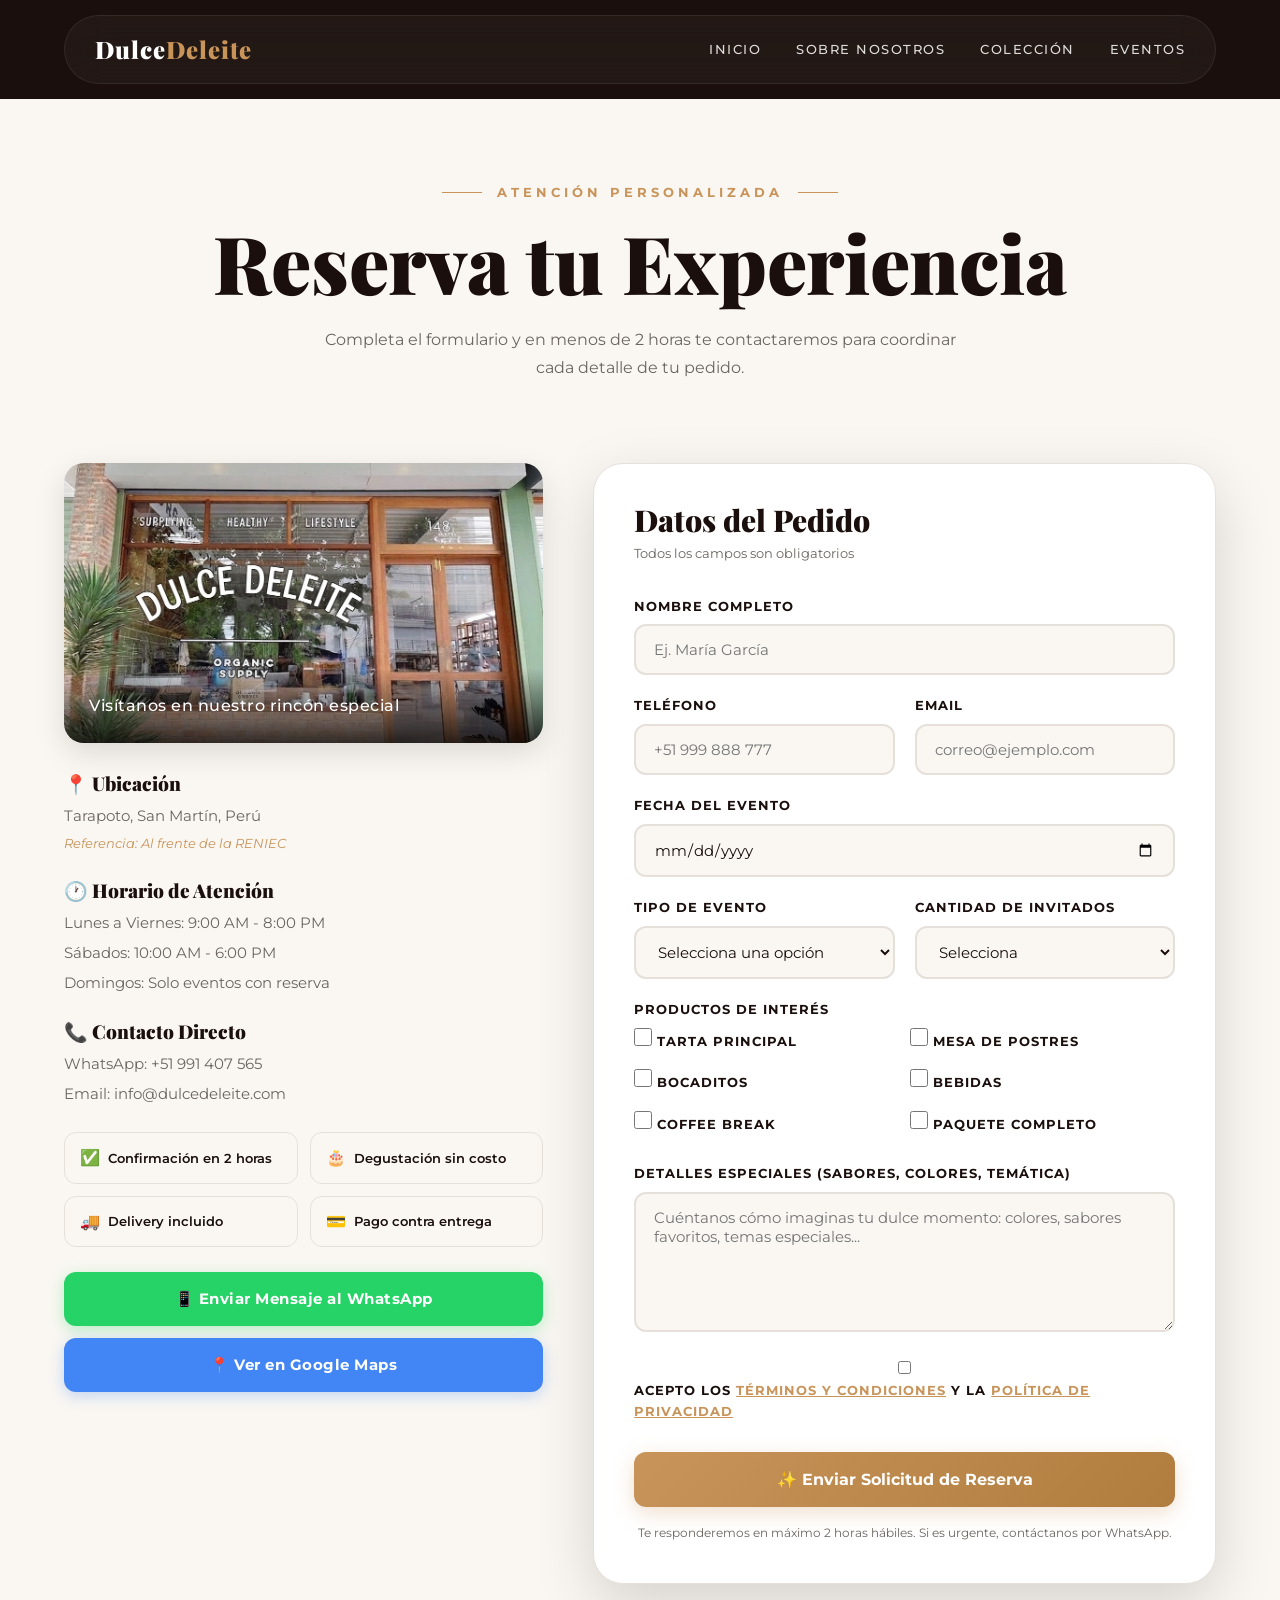
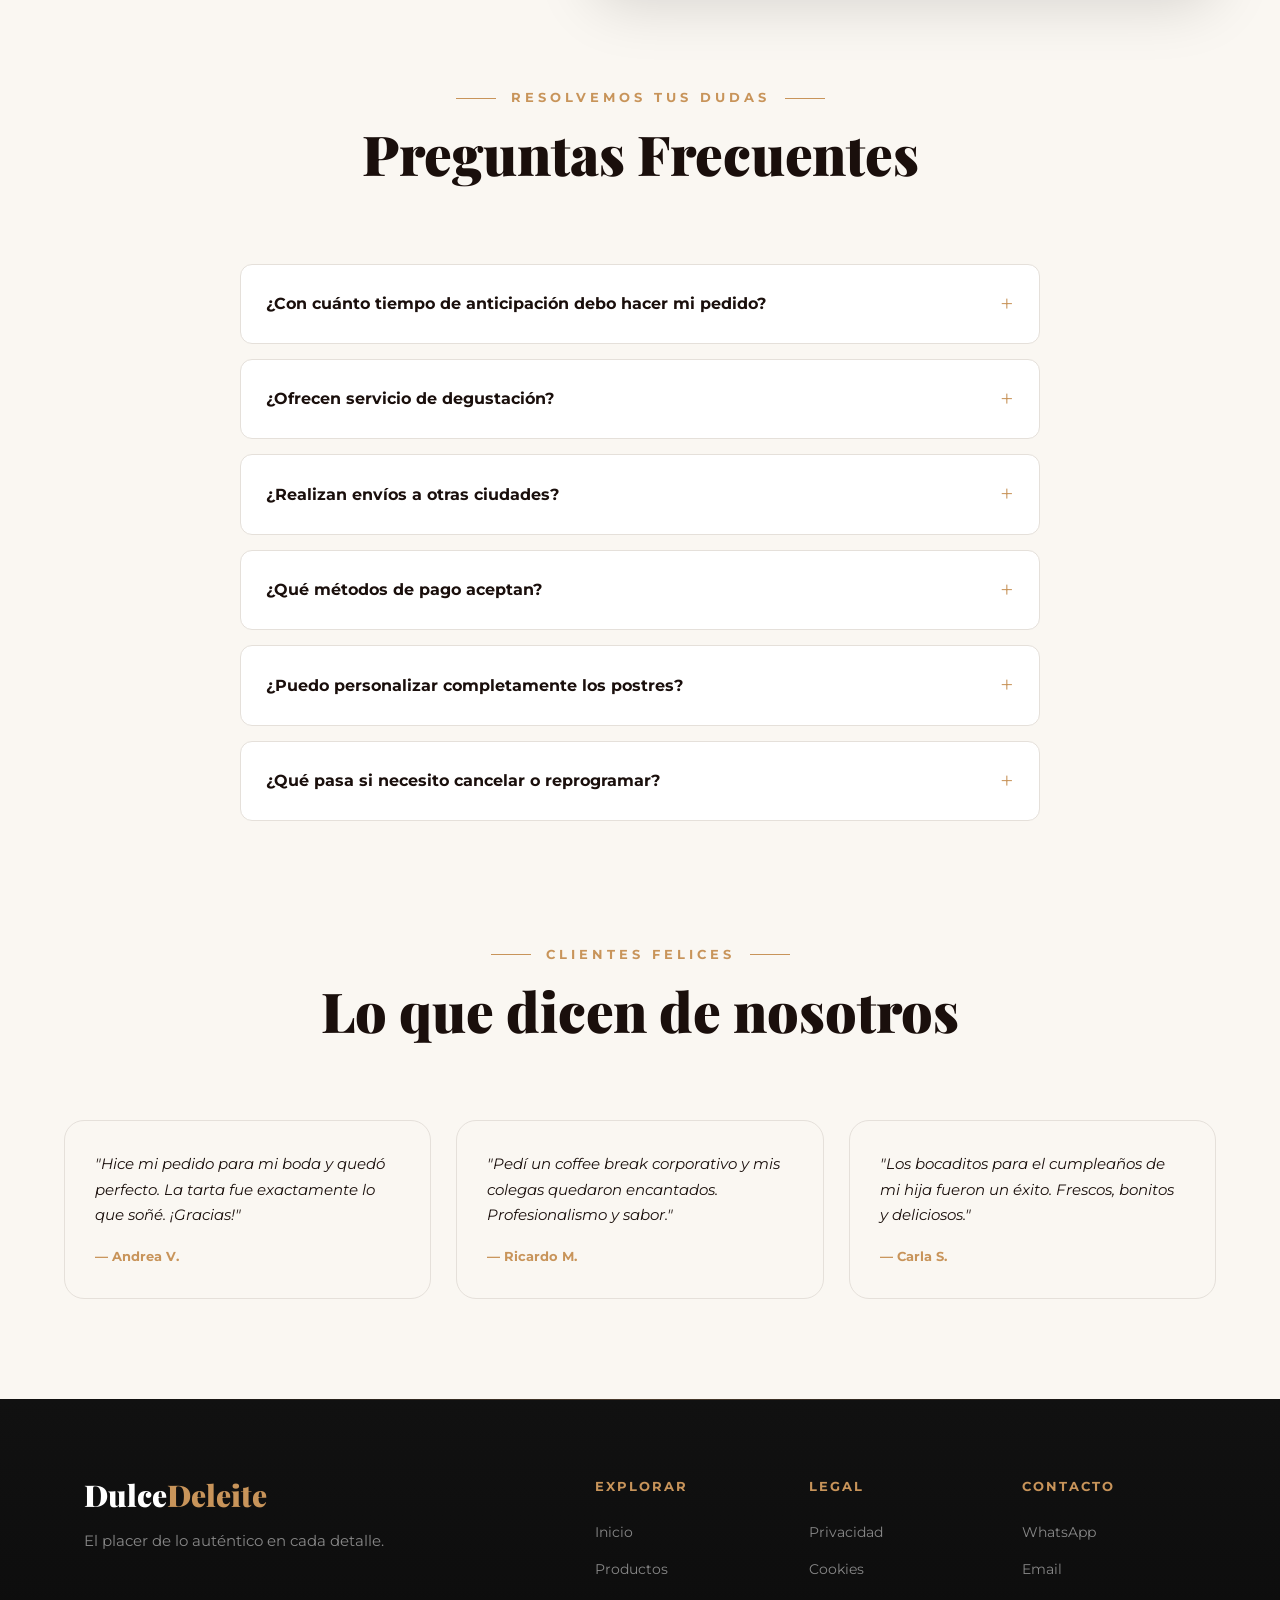
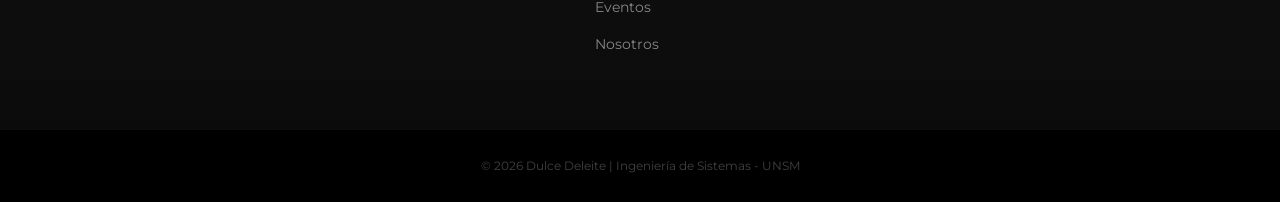
<file: pedido.html>
<!DOCTYPE html>
<html lang="es">
<head>
    <meta charset="utf-8">
    <meta name="viewport" content="width=device-width, initial-scale=1">
    <title>Hacer Pedido | Dulce Deleite</title>
    <link href="https://fonts.googleapis.com/css2?family=Montserrat:wght@300;400;700&family=Playfair+Display:ital,wght@0,900;1,900&display=swap" rel="stylesheet">
    <link rel="stylesheet" type="text/css" href="Style.css">
</head>
<body>

    <header class="header-simple">
        <nav class="nav-glass contenedor">
            <div class="logo-container">
                <a href="proect.html" style="text-decoration: none;">
                    <h2 class="logo-text">Dulce<span>Deleite</span></h2>
                </a>
            </div>
            <div class="enlaces">
                <a href="proect.html">Inicio</a>
                <a href="maison.html">Sobre Nosotros</a>
                <a href="coleccion.html">Colección</a>
                <a href="eventos.html">Eventos</a>
            </div>
        </nav>
    </header>

    <main class="contenedor seccion-pedido">
        <div class="encabezado-minimal">
            <span class="sub">Atención Personalizada</span>
            <h1>Reserva tu Experiencia</h1>
            <p style="max-width: 650px; margin: 2rem auto 0; color: var(--gris-texto); font-size: 1.6rem;">Completa el formulario y en menos de 2 horas te contactaremos para coordinar cada detalle de tu pedido.</p>
        </div>

        <div class="grid-pedido">
            <!-- COLUMNA IZQUIERDA: INFORMACIÓN -->
            <div class="info-contacto">
                <!-- Tarjeta de la tienda -->
                <div class="card-tienda">
                    <img src="img/dulcedeleite.png" alt="Nuestra Tienda en Tarapoto">
                    <div class="tienda-overlay">
                        <span>Visítanos en nuestro rincón especial</span>
                    </div>
                </div>

                <!-- Datos de contacto -->
                <div class="detalles-lujo">
                    <div class="detalle-item">
                        <h4>📍 Ubicación</h4>
                        <p>Tarapoto, San Martín, Perú</p>
                        <p class="referencia">Referencia: Al frente de la RENIEC</p>
                    </div>
                    
                    <div class="detalle-item">
                        <h4>🕐 Horario de Atención</h4>
                        <p>Lunes a Viernes: 9:00 AM - 8:00 PM</p>
                        <p>Sábados: 10:00 AM - 6:00 PM</p>
                        <p>Domingos: Solo eventos con reserva</p>
                    </div>

                    <div class="detalle-item">
                        <h4>📞 Contacto Directo</h4>
                        <p>WhatsApp: +51 991 407 565</p>
                        <p>Email: info@dulcedeleite.com</p>
                    </div>

                    <!-- Beneficios -->
                    <div class="beneficios-pedido">
                        <div class="beneficio-item">
                            <span>✅</span> Confirmación en 2 horas
                        </div>
                        <div class="beneficio-item">
                            <span>🎂</span> Degustación sin costo
                        </div>
                        <div class="beneficio-item">
                            <span>🚚</span> Delivery incluido
                        </div>
                        <div class="beneficio-item">
                            <span>💳</span> Pago contra entrega
                        </div>
                    </div>

                    <!-- Botones de acción -->
                    <div class="botones-contacto">
                        <a href="https://wa.me/991407565" class="btn-whatsapp" target="_blank" rel="noopener noreferrer">
                            📱 Enviar Mensaje al WhatsApp
                        </a>
                        <a href="https://maps.app.goo.gl/svVjVVMmXbpPXFYK8" target="_blank" rel="noopener noreferrer" class="btn-maps">
                            📍 Ver en Google Maps
                        </a>
                    </div>
                </div>
            </div>

            <!-- COLUMNA DERECHA: FORMULARIO -->
            <div class="formulario-container">
                <form class="form-lujo" id="formulario-pedido">
                    <h3>Datos del Pedido</h3>
                    <p class="form-subtitulo">Todos los campos son obligatorios</p>
                    
                    <div class="input-group">
                        <label>Nombre Completo</label>
                        <input type="text" placeholder="Ej. María García" required>
                    </div>

                    <div class="input-row">
                        <div class="input-group">
                            <label>Teléfono</label>
                            <input type="tel" placeholder="+51 999 888 777" required>
                        </div>
                        <div class="input-group">
                            <label>Email</label>
                            <input type="email" placeholder="correo@ejemplo.com" required>
                        </div>
                    </div>

                    <div class="input-group">
                        <label>Fecha del Evento</label>
                        <input type="date" required>
                    </div>

                    <div class="input-row">
                        <div class="input-group">
                            <label>Tipo de Evento</label>
                            <select required>
                                <option value="" disabled selected>Selecciona una opción</option>
                                <option>Boda</option>
                                <option>Quinceañera</option>
                                <option>Cumpleaños</option>
                                <option>Bautizo</option>
                                <option>Baby Shower</option>
                                <option>Aniversario</option>
                                <option>Evento Corporativo</option>
                                <option>Fiesta Infantil</option>
                                <option>Graduación</option>
                                <option>Otro</option>
                            </select>
                        </div>
                        <div class="input-group">
                            <label>Cantidad de Invitados</label>
                            <select required>
                                <option value="" disabled selected>Selecciona</option>
                                <option>1 - 15 personas</option>
                                <option>16 - 30 personas</option>
                                <option>31 - 50 personas</option>
                                <option>51 - 100 personas</option>
                                <option>Más de 100 personas</option>
                            </select>
                        </div>
                    </div>

                    <div class="input-group">
                        <label>Productos de Interés</label>
                        <div class="checkbox-group">
                            <label class="checkbox-item">
                                <input type="checkbox"> Tarta Principal
                            </label>
                            <label class="checkbox-item">
                                <input type="checkbox"> Mesa de Postres
                            </label>
                            <label class="checkbox-item">
                                <input type="checkbox"> Bocaditos
                            </label>
                            <label class="checkbox-item">
                                <input type="checkbox"> Bebidas
                            </label>
                            <label class="checkbox-item">
                                <input type="checkbox"> Coffee Break
                            </label>
                            <label class="checkbox-item">
                                <input type="checkbox"> Paquete Completo
                            </label>
                        </div>
                    </div>

                    <div class="input-group">
                        <label>Detalles Especiales (Sabores, colores, temática)</label>
                        <textarea placeholder="Cuéntanos cómo imaginas tu dulce momento: colores, sabores favoritos, temas especiales..." required></textarea>
                    </div>

                    <div class="input-group">
                        <label class="checkbox-terminos">
                            <input type="checkbox" required> Acepto los <a href="#">términos y condiciones</a> y la <a href="#">política de privacidad</a>
                        </label>
                    </div>

                    <button type="submit" class="btn-enviar">✨ Enviar Solicitud de Reserva</button>
                    
                    <p class="form-nota">Te responderemos en máximo 2 horas hábiles. Si es urgente, contáctanos por WhatsApp.</p>
                </form>
            </div>
        </div>

        <!-- SECCIÓN PREGUNTAS FRECUENTES -->
        <section class="seccion-faq">
            <div class="encabezado-minimal">
                <span class="sub">Resolvemos tus dudas</span>
                <h2>Preguntas Frecuentes</h2>
            </div>
            <div class="faq-grid">
                <details class="faq-item">
                    <summary>¿Con cuánto tiempo de anticipación debo hacer mi pedido?</summary>
                    <p>Recomendamos reservar con al menos 5 días de anticipación para eventos pequeños y 15 días para bodas o grandes celebraciones. Sin embargo, hacemos lo posible por atender pedidos de última hora.</p>
                </details>
                <details class="faq-item">
                    <summary>¿Ofrecen servicio de degustación?</summary>
                    <p>¡Sí! Para pedidos superiores a S/ 200, ofrecemos una degustación gratuita de 3 mini postres en nuestro atelier. Debes coordinarla con al menos 3 días de anticipación.</p>
                </details>
                <details class="faq-item">
                    <summary>¿Realizan envíos a otras ciudades?</summary>
                    <p>Actualmente nuestro servicio de delivery cubre toda el área metropolitana de Tarapoto. Para eventos fuera de la ciudad, podemos coordinar con empresas de encomiendas bajo pedido especial.</p>
                </details>
                <details class="faq-item">
                    <summary>¿Qué métodos de pago aceptan?</summary>
                    <p>Aceptamos efectivo, transferencias bancarias (BCP, BBVA), Yape y Plin. Para eventos grandes solicitamos un adelanto del 50% y el resto contra entrega.</p>
                </details>
                <details class="faq-item">
                    <summary>¿Puedo personalizar completamente los postres?</summary>
                    <p>¡Absolutamente! Cada pedido es único. Puedes elegir sabores, colores, decoración y hasta incluir mensajes personalizados. Nuestro equipo de diseño te asesorará.</p>
                </details>
                <details class="faq-item">
                    <summary>¿Qué pasa si necesito cancelar o reprogramar?</summary>
                    <p>Entendemos los imprevistos. Puedes cancelar hasta 48 horas antes sin costo. Para reprogramar, solo contáctanos y buscamos una nueva fecha sin recargo adicional.</p>
                </details>
            </div>
        </section>

        <!-- TESTIMONIOS BREVES -->
        <section class="seccion-testimonios-pedido">
            <div class="encabezado-minimal">
                <span class="sub">Clientes felices</span>
                <h2>Lo que dicen de nosotros</h2>
            </div>
            <div class="testimonios-grid">
                <div class="testimonio-card">
                    <p>"Hice mi pedido para mi boda y quedó perfecto. La tarta fue exactamente lo que soñé. ¡Gracias!"</p>
                    <span class="testimonio-autor">— Andrea V.</span>
                </div>
                <div class="testimonio-card">
                    <p>"Pedí un coffee break corporativo y mis colegas quedaron encantados. Profesionalismo y sabor."</p>
                    <span class="testimonio-autor">— Ricardo M.</span>
                </div>
                <div class="testimonio-card">
                    <p>"Los bocaditos para el cumpleaños de mi hija fueron un éxito. Frescos, bonitos y deliciosos."</p>
                    <span class="testimonio-autor">— Carla S.</span>
                </div>
            </div>
        </section>
    </main>

    <footer id="contacto" class="footer-minimal">
        <div class="contenedor footer-grid">
            <div class="footer-brand">
                <h2>Dulce<span>Deleite</span></h2>
                <p>El placer de lo auténtico en cada detalle.</p>
            </div>
            <nav class="footer-links">
                <div class="link-group">
                    <h3>Explorar</h3>
                    <ul>
                        <li><a href="proect.html">Inicio</a></li>
                        <li><a href="coleccion.html">Productos</a></li>
                        <li><a href="eventos.html">Eventos</a></li>
                        <li><a href="maison.html">Nosotros</a></li>
                    </ul>
                </div>
                <div class="link-group">
                    <h3>Legal</h3>
                    <ul>
                        <li><a href="privacidad.html">Privacidad</a></li>
                        <li><a href="cookies.html">Cookies</a></li>
                    </ul>
                </div>
                <div class="link-group">
                    <h3>Contacto</h3>
                    <ul>
                        <li><a href="https://wa.me/991407565">WhatsApp</a></li>
                        <li><a href="mailto:info@dulcedeleite.com">Email</a></li>
                    </ul>
                </div>
            </nav>
        </div>
        <div class="copyright-bar">
            <p>&copy; 2026 Dulce Deleite | Ingeniería de Sistemas - UNSM</p>
        </div>
    </footer>

    <script>
        // Animación fade-in
        const observer = new IntersectionObserver((entries) => {
            entries.forEach(entry => {
                if (entry.isIntersecting) {
                    entry.target.classList.add('visible');
                }
            });
        }, { threshold: 0.15 });
        document.querySelectorAll('.fade-in').forEach(el => observer.observe(el));

        // Navbar scroll
        const nav = document.querySelector('.nav-glass');
        window.addEventListener('scroll', () => {
            nav.classList.toggle('scrolled', window.scrollY > 80);
        });
    </script>
</body>
</html>
</file>
<file: Style.css>
/* ==========================================================================
   DULCE DELEITE - HAUTE PÂTISSERIE
   Stylesheet Profesional v2.0
   ========================================================================== */

/* --- VARIABLES DE DISEÑO --- */
:root {
    --primario: #1a0f0c;
    --primario-light: #2b1d1a;
    --secundario: #3d2a25;
    --acentuado: #c8945a;
    --acentuado-light: #d4a373;
    --acentuado-dark: #b07d3e;
    --dorado: #e8c47c;
    --claro: #faf7f2;
    --blanco: #ffffff;
    --blanco-glass: rgba(255, 255, 255, 0.08);
    --blanco-glass-2: rgba(255, 255, 255, 0.15);
    --negro-transparente: rgba(0, 0, 0, 0.7);
    --gris-texto: #6b6560;
    --gris-claro: #f0ebe4;
    --gris-border: #e5e0da;
    --shadow-sm: 0 4px 15px rgba(0, 0, 0, 0.06);
    --shadow-md: 0 10px 30px rgba(0, 0, 0, 0.12);
    --shadow-lg: 0 20px 60px rgba(0, 0, 0, 0.15);
    --shadow-xl: 0 30px 80px rgba(0, 0, 0, 0.2);
    --transition-fast: all 0.25s cubic-bezier(0.4, 0, 0.2, 1);
    --transition-smooth: all 0.4s cubic-bezier(0.165, 0.84, 0.44, 1);
    --transition-bounce: all 0.6s cubic-bezier(0.68, -0.55, 0.265, 1.55);
    --radius-sm: 8px;
    --radius-md: 12px;
    --radius-lg: 20px;
    --radius-xl: 30px;
    --radius-full: 100px;
}

/* --- RESET Y BASES --- */
*,
*::before,
*::after {
    margin: 0;
    padding: 0;
    box-sizing: border-box;
}

html {
    font-size: 62.5%;
    scroll-behavior: smooth;
    -webkit-text-size-adjust: 100%;
}

body {
    font-family: 'Montserrat', sans-serif;
    font-size: 1.6rem;
    font-weight: 400;
    line-height: 1.6;
    background-color: var(--claro);
    color: var(--primario);
    overflow-x: hidden;
    -webkit-font-smoothing: antialiased;
    -moz-osx-font-smoothing: grayscale;
}

/* --- TIPOGRAFÍA --- */
h1, h2, h3, h4 {
    font-family: 'Playfair Display', serif;
    font-weight: 900;
    line-height: 1.1;
    color: var(--primario);
}

h1 { font-size: clamp(4rem, 8vw, 8rem); }
h2 { font-size: clamp(3rem, 5vw, 5rem); }
h3 { font-size: clamp(2rem, 3vw, 2.8rem); }
h4 { font-size: clamp(1.6rem, 2vw, 2rem); }

p {
    color: var(--gris-texto);
    line-height: 1.8;
}

img {
    max-width: 100%;
    height: auto;
    display: block;
}

a {
    text-decoration: none;
    color: inherit;
    transition: var(--transition-fast);
}

ul {
    list-style: none;
}

/* --- UTILIDADES --- */
.contenedor {
    width: 90%;
    max-width: 1280px;
    margin: 0 auto;
    padding: 0 2rem;
}

.skip-link {
    position: absolute;
    top: -100%;
    left: 0;
    background: var(--acentuado);
    color: white;
    padding: 1rem 2rem;
    z-index: 9999;
    font-weight: 700;
}

.skip-link:focus {
    top: 0;
}

/* ==========================================================================
   HEADER & NAVEGACIÓN
   ========================================================================== */

.header-luxury {
    min-height: 100vh;
    background: linear-gradient(135deg, var(--primario) 0%, var(--secundario) 100%);
    position: relative;
    overflow: hidden;
}

/* Partículas decorativas de fondo */
.header-luxury::before {
    content: '';
    position: absolute;
    top: -50%;
    right: -20%;
    width: 80%;
    height: 200%;
    background: radial-gradient(circle, rgba(212, 163, 115, 0.08) 0%, transparent 70%);
    pointer-events: none;
}

.header-luxury::after {
    content: '';
    position: absolute;
    bottom: -30%;
    left: -10%;
    width: 60%;
    height: 100%;
    background: radial-gradient(circle, rgba(212, 163, 115, 0.05) 0%, transparent 70%);
    pointer-events: none;
}

.header-simple {
    background: var(--primario);
    padding: 1.5rem 0;
}

/* Navegación Glass Mejorada */
.nav-glass {
    display: flex;
    justify-content: space-between;
    align-items: center;
    padding: 1.8rem 3rem;
    background: rgba(255, 255, 255, 0.04);
    backdrop-filter: blur(20px);
    -webkit-backdrop-filter: blur(20px);
    border: 1px solid rgba(255, 255, 255, 0.08);
    border-radius: var(--radius-full);
    position: sticky;
    top: 2rem;
    z-index: 1000;
    transition: var(--transition-smooth);
}

.nav-glass.scrolled {
    background: rgba(26, 15, 12, 0.95);
    box-shadow: var(--shadow-lg);
    padding: 1.2rem 3rem;
}

.logo-link {
    display: flex;
    align-items: center;
}

.logo-text {
    color: var(--blanco);
    font-size: 2.4rem;
    font-family: 'Playfair Display', serif;
    font-weight: 900;
    letter-spacing: 1px;
    transition: var(--transition-fast);
}

.logo-text span {
    color: var(--acentuado);
}

.logo-text:hover {
    transform: scale(1.02);
}

/* Menú hamburguesa */
.menu-toggle {
    display: none;
    background: none;
    border: none;
    cursor: pointer;
    padding: 1rem;
    z-index: 1001;
}

.menu-icon {
    display: block;
    width: 28px;
    height: 2px;
    background: white;
    position: relative;
    transition: var(--transition-fast);
}

.menu-icon::before,
.menu-icon::after {
    content: '';
    position: absolute;
    width: 100%;
    height: 100%;
    background: white;
    transition: var(--transition-fast);
}

.menu-icon::before { top: -8px; }
.menu-icon::after { top: 8px; }

.menu-toggle.active .menu-icon {
    background: transparent;
}

.menu-toggle.active .menu-icon::before {
    top: 0;
    transform: rotate(45deg);
}

.menu-toggle.active .menu-icon::after {
    top: 0;
    transform: rotate(-45deg);
}

/* Enlaces de navegación */
.enlaces {
    display: flex;
    align-items: center;
    gap: 3.5rem;
}

.enlaces a {
    color: rgba(255, 255, 255, 0.85);
    font-size: 1.3rem;
    font-weight: 500;
    text-transform: uppercase;
    letter-spacing: 1.5px;
    position: relative;
    padding: 0.5rem 0;
}

.enlaces a::after {
    content: '';
    position: absolute;
    bottom: 0;
    left: 0;
    width: 0;
    height: 2px;
    background: var(--acentuado);
    transition: var(--transition-smooth);
}

.enlaces a:hover {
    color: var(--blanco);
}

.enlaces a:hover::after {
    width: 100%;
}

.capitalize {
    text-transform: capitalize !important;
}

.btn-reserva {
    background: linear-gradient(135deg, var(--acentuado) 0%, var(--acentuado-dark) 100%);
    color: var(--blanco) !important;
    padding: 1.2rem 2.8rem;
    border-radius: var(--radius-full);
    font-weight: 600 !important;
    letter-spacing: 1px !important;
    box-shadow: 0 4px 15px rgba(212, 163, 115, 0.3);
    transition: var(--transition-bounce) !important;
}

.btn-reserva:hover {
    transform: translateY(-2px);
    box-shadow: 0 8px 25px rgba(212, 163, 115, 0.4);
    color: var(--blanco) !important;
}

.btn-reserva::after {
    display: none !important;
}

/* ==========================================================================
   HERO SECTION
   ========================================================================== */

.hero-split {
    display: grid;
    grid-template-columns: 1fr 1fr;
    align-items: center;
    gap: 6rem;
    padding: 6rem 0 10rem;
    color: var(--blanco);
    position: relative;
    z-index: 1;
}

.hero-info {
    animation: fadeInUp 1s ease-out;
}

.badge {
    display: inline-block;
    background: rgba(255, 255, 255, 0.08);
    backdrop-filter: blur(10px);
    border: 1px solid rgba(255, 255, 255, 0.15);
    padding: 0.8rem 2.2rem;
    border-radius: var(--radius-full);
    text-transform: uppercase;
    font-size: 1.2rem;
    font-weight: 600;
    letter-spacing: 3px;
    color: var(--acentuado-light);
    margin-bottom: 2.5rem;
}

.hero-title {
    font-size: clamp(4.5rem, 7vw, 8.5rem);
    line-height: 0.95;
    margin-bottom: 2rem;
    color: var(--blanco);
}

.hero-title .highlight {
    color: var(--acentuado);
    font-style: italic;
    display: inline-block;
    position: relative;
}

.hero-description {
    font-size: 1.8rem;
    color: rgba(255, 255, 255, 0.7);
    max-width: 500px;
    margin-bottom: 4rem;
    line-height: 1.8;
}

.hero-cta {
    display: flex;
    align-items: center;
    gap: 2.5rem;
    flex-wrap: wrap;
}

.btn-main {
    background: var(--blanco);
    color: var(--primario);
    padding: 1.8rem 3.5rem;
    font-size: 1.5rem;
    font-weight: 700;
    border-radius: var(--radius-sm);
    letter-spacing: 0.5px;
    box-shadow: var(--shadow-md);
    transition: var(--transition-bounce);
    position: relative;
    overflow: hidden;
}

.btn-main::before {
    content: '';
    position: absolute;
    top: 0;
    left: -100%;
    width: 100%;
    height: 100%;
    background: linear-gradient(90deg, transparent, rgba(255,255,255,0.3), transparent);
    transition: left 0.6s;
}

.btn-main:hover {
    transform: translateY(-3px);
    box-shadow: var(--shadow-lg);
}

.btn-main:hover::before {
    left: 100%;
}

.btn-video {
    display: flex;
    align-items: center;
    gap: 1.2rem;
    color: var(--blanco);
    font-size: 1.5rem;
    font-weight: 600;
    transition: var(--transition-fast);
}

.btn-video span {
    display: flex;
    align-items: center;
    justify-content: center;
    width: 50px;
    height: 50px;
    border-radius: 50%;
    border: 2px solid rgba(255, 255, 255, 0.3);
    transition: var(--transition-smooth);
    font-size: 1.4rem;
}

.btn-video:hover span {
    background: var(--acentuado);
    border-color: var(--acentuado);
    transform: scale(1.1);
}

/* Imagen del hero */
.hero-image-container {
    position: relative;
    animation: fadeIn 1.2s ease-out;
}

.circle-bg {
    position: absolute;
    top: 50%;
    left: 50%;
    transform: translate(-50%, -50%);
    width: 450px;
    height: 450px;
    border-radius: 50%;
    background: radial-gradient(circle, rgba(212, 163, 115, 0.15) 0%, transparent 70%);
    pointer-events: none;
}

.floating-img {
    width: 100%;
    max-width: 500px;
    height: 500px;
    object-fit: cover;
    border-radius: 30% 70% 70% 30% / 30% 30% 70% 70%;
    animation: morphBlob 8s ease-in-out infinite;
    box-shadow: var(--shadow-xl);
    position: relative;
    z-index: 1;
}

@keyframes morphBlob {
    0%, 100% { 
        border-radius: 30% 70% 70% 30% / 30% 30% 70% 70%; 
    }
    25% { 
        border-radius: 58% 42% 75% 25% / 76% 46% 54% 24%; 
    }
    50% { 
        border-radius: 50% 50% 33% 67% / 55% 27% 73% 45%; 
    }
    75% { 
        border-radius: 33% 67% 58% 42% / 63% 68% 32% 37%; 
    }
}

@keyframes fadeInUp {
    from {
        opacity: 0;
        transform: translateY(40px);
    }
    to {
        opacity: 1;
        transform: translateY(0);
    }
}

@keyframes fadeIn {
    from { opacity: 0; }
    to { opacity: 1; }
}

/* ==========================================================================
   STATS BAR
   ========================================================================== */

.stats-bar {
    margin-top: -6rem;
    position: relative;
    z-index: 10;
}

.grid-stats {
    display: grid;
    grid-template-columns: repeat(3, 1fr);
    background: var(--blanco);
    padding: 4.5rem;
    border-radius: var(--radius-lg);
    box-shadow: var(--shadow-lg);
    gap: 3rem;
}

.stat-item {
    display: flex;
    align-items: center;
    gap: 2rem;
    justify-content: center;
    padding: 1.5rem;
    transition: var(--transition-smooth);
}

.stat-item:hover {
    transform: translateY(-5px);
}

.stat-item img {
    width: 55px;
    height: 55px;
    border-radius: 50%;
    object-fit: cover;
    box-shadow: var(--shadow-sm);
}

.stat-text h3 {
    font-family: 'Montserrat', sans-serif;
    font-size: 1.5rem;
    font-weight: 700;
    color: var(--primario);
    margin-bottom: 0.3rem;
}

.stat-text p {
    font-size: 1.3rem;
    color: var(--gris-texto);
    font-weight: 400;
}

/* ==========================================================================
   SECCIÓN PRODUCTOS (CARDS)
   ========================================================================== */

.seccion-maestra {
    padding: 12rem 0;
}

.encabezado-minimal {
    text-align: center;
    margin-bottom: 8rem;
}

.encabezado-minimal .sub {
    display: inline-block;
    color: var(--acentuado);
    text-transform: uppercase;
    letter-spacing: 4px;
    font-weight: 700;
    font-size: 1.3rem;
    margin-bottom: 1.5rem;
    position: relative;
}

.encabezado-minimal .sub::before,
.encabezado-minimal .sub::after {
    content: '';
    position: absolute;
    top: 50%;
    width: 40px;
    height: 1px;
    background: var(--acentuado);
}

.encabezado-minimal .sub::before {
    right: calc(100% + 1.5rem);
}

.encabezado-minimal .sub::after {
    left: calc(100% + 1.5rem);
}

.encabezado-minimal h2 {
    font-size: clamp(3.5rem, 6vw, 5.5rem);
    color: var(--primario);
}

/* Grid de cards */
.grid-luxury-cards {
    display: grid;
    grid-template-columns: repeat(auto-fit, minmax(320px, 1fr));
    gap: 3.5rem;
}

.grid-productos-premium {
    display: grid;
    grid-template-columns: repeat(3, 1fr);
    gap: 3rem;
}

.card-premium {
    background: var(--blanco);
    border-radius: var(--radius-lg);
    overflow: hidden;
    box-shadow: var(--shadow-sm);
    transition: var(--transition-smooth);
    position: relative;
    border: 1px solid var(--gris-border);
}

.card-premium:hover {
    transform: translateY(-12px);
    box-shadow: var(--shadow-lg);
    border-color: transparent;
}

.card-img-box {
    position: relative;
    height: 30rem;
    overflow: hidden;
}

.card-img-box img {
    width: 100%;
    height: 100%;
    object-fit: cover;
    transition: transform 0.8s cubic-bezier(0.165, 0.84, 0.44, 1);
}

.card-premium:hover .card-img-box img {
    transform: scale(1.08);
}

.overlay-price {
    position: absolute;
    bottom: 2rem;
    right: 2rem;
    background: var(--blanco);
    color: var(--primario);
    padding: 1rem 2.2rem;
    font-weight: 900;
    font-size: 2rem;
    border-radius: var(--radius-md);
    box-shadow: var(--shadow-md);
    z-index: 2;
    transition: var(--transition-fast);
}

.card-premium:hover .overlay-price {
    background: var(--acentuado);
    color: var(--blanco);
}

.card-body {
    padding: 3rem;
}

.card-body h3 {
    font-size: 2.2rem;
    margin-bottom: 1rem;
    color: var(--primario);
}

.card-body p {
    font-size: 1.4rem;
    color: var(--gris-texto);
    line-height: 1.7;
    margin-bottom: 2rem;
}

.card-footer {
    display: flex;
    justify-content: space-between;
    align-items: center;
    padding-top: 2rem;
    border-top: 1px solid var(--gris-border);
}

.tag {
    background: var(--gris-claro);
    color: var(--primario);
    padding: 0.6rem 1.8rem;
    border-radius: var(--radius-full);
    font-size: 1.1rem;
    font-weight: 700;
    text-transform: uppercase;
    letter-spacing: 1px;
}

.btn-circle {
    background: var(--primario);
    color: var(--blanco);
    width: 48px;
    height: 48px;
    display: flex;
    align-items: center;
    justify-content: center;
    border-radius: 50%;
    font-size: 1.8rem;
    transition: var(--transition-smooth);
}

.btn-circle:hover {
    background: var(--acentuado);
    transform: rotate(-45deg) scale(1.1);
}

/* ==========================================================================
   SECCIÓN MAGAZINE / EVENTOS CTA
   ========================================================================== */

.magazine-cta {
    padding: 10rem 0;
}

.magazine-grid {
    display: grid;
    grid-template-columns: 1fr 1fr;
    min-height: 55rem;
    background-image: linear-gradient(to right, rgba(255, 255, 255, 0.97) 40%, rgba(255, 255, 255, 0.05)), url('img/evento.jfif');
    background-size: cover;
    background-position: center;
    background-attachment: fixed;
    border-radius: var(--radius-xl);
    overflow: hidden;
    box-shadow: var(--shadow-lg);
    transition: var(--transition-smooth);
}

.magazine-grid:hover {
    box-shadow: var(--shadow-xl);
}

.mag-content {
    padding: 8rem;
    display: flex;
    flex-direction: column;
    justify-content: center;
}

.editorial {
    color: var(--acentuado);
    font-weight: 700;
    text-transform: uppercase;
    letter-spacing: 3px;
    font-size: 1.3rem;
    margin-bottom: 2rem;
}

.mag-content h2 {
    font-size: clamp(3rem, 5vw, 5rem);
    line-height: 1.05;
    margin-bottom: 2rem;
    color: var(--primario);
}

.mag-content p {
    font-size: 1.7rem;
    color: var(--gris-texto);
    max-width: 450px;
    margin-bottom: 3rem;
}

.cta-link,
.btn-dark {
    display: inline-block;
    align-self: flex-start;
    background: var(--primario);
    color: var(--blanco);
    padding: 1.8rem 3.5rem;
    font-size: 1.5rem;
    font-weight: 700;
    border-radius: var(--radius-sm);
    letter-spacing: 0.5px;
    transition: var(--transition-bounce);
    box-shadow: var(--shadow-md);
}

.cta-link:hover,
.btn-dark:hover {
    background: var(--acentuado);
    transform: translateY(-3px);
    box-shadow: var(--shadow-lg);
}

/* ==========================================================================
   FOOTER
   ========================================================================== */

.footer-minimal {
    background: linear-gradient(180deg, #111 0%, #0a0a0a 100%);
    color: var(--blanco);
    padding: 8rem 0 0;
    position: relative;
}

.footer-minimal::before {
    content: '';
    position: absolute;
    top: 0;
    left: 50%;
    transform: translateX(-50%);
    width: 80%;
    height: 1px;
    background: linear-gradient(90deg, transparent, rgba(212, 163, 115, 0.3), transparent);
}

.footer-grid {
    display: grid;
    grid-template-columns: 1.5fr 2fr;
    gap: 6rem;
    padding-bottom: 6rem;
}

.footer-brand h2 {
    font-size: 3rem;
    color: var(--blanco);
    margin-bottom: 1.5rem;
}

.footer-brand h2 span {
    color: var(--acentuado);
}

.footer-brand p {
    color: rgba(255, 255, 255, 0.5);
    font-size: 1.5rem;
    max-width: 300px;
}

.footer-links {
    display: grid;
    grid-template-columns: repeat(3, 1fr);
    gap: 4rem;
}

.link-group h3 {
    font-family: 'Montserrat', sans-serif;
    font-size: 1.3rem;
    font-weight: 700;
    color: var(--acentuado);
    text-transform: uppercase;
    letter-spacing: 2px;
    margin-bottom: 2.5rem;
}

.link-group ul li {
    margin-bottom: 1.2rem;
}

.link-group ul li a {
    color: rgba(255, 255, 255, 0.5);
    font-size: 1.4rem;
    font-weight: 400;
    transition: var(--transition-fast);
    display: inline-block;
}

.link-group ul li a:hover {
    color: var(--acentuado);
    transform: translateX(8px);
}

.copyright-bar {
    background: #000;
    padding: 2.5rem 0;
    text-align: center;
    font-size: 1.2rem;
    color: rgba(255, 255, 255, 0.25);
    border-top: 1px solid rgba(255, 255, 255, 0.05);
}

.copyright-bar p {
    color: inherit;
}

/* ==========================================================================
   PÁGINA HISTORIA / MAISON
   ========================================================================== */

.seccion-historia {
    padding: 12rem 0;
    background: var(--blanco);
}

.grid-historia {
    display: grid;
    grid-template-columns: 1.2fr 1fr;
    gap: 8rem;
    align-items: center;
}

.historia-texto .sub {
    color: var(--acentuado);
    text-transform: uppercase;
    letter-spacing: 4px;
    font-weight: 700;
    font-size: 1.3rem;
    display: block;
    margin-bottom: 1.5rem;
}

.historia-texto h2 {
    font-size: clamp(3.5rem, 5vw, 5rem);
    margin-bottom: 2.5rem;
}

.historia-texto p {
    font-size: 1.7rem;
    line-height: 1.9;
    color: var(--gris-texto);
}

.garantias {
    display: grid;
    grid-template-columns: 1fr 1fr;
    gap: 3rem;
    margin-top: 4rem;
}

.garantia-item h4 {
    color: var(--acentuado);
    font-size: 1.8rem;
    margin-bottom: 1rem;
    font-family: 'Playfair Display', serif;
}

.garantia-item p {
    font-size: 1.4rem;
}

.historia-img {
    position: relative;
}

.historia-img img {
    width: 100%;
    border-radius: var(--radius-lg);
    box-shadow: var(--shadow-lg);
}

.experiencia-badge {
    position: absolute;
    bottom: -3rem;
    left: -3rem;
    background: var(--primario);
    color: var(--blanco);
    padding: 3rem;
    border-radius: var(--radius-lg);
    text-align: center;
    box-shadow: var(--shadow-xl);
    transition: var(--transition-smooth);
}

.experiencia-badge:hover {
    transform: translateY(-5px);
}

.experiencia-badge .años {
    display: block;
    font-size: 4.5rem;
    font-weight: 900;
    color: var(--acentuado);
    font-family: 'Playfair Display', serif;
    line-height: 1;
}

.experiencia-badge span:last-child {
    font-size: 1.3rem;
    text-transform: uppercase;
    letter-spacing: 2px;
    opacity: 0.8;
}

/* ==========================================================================
   PÁGINA EVENTOS
   ========================================================================== */

.grid-eventos {
    display: grid;
    grid-template-columns: repeat(auto-fit, minmax(350px, 1fr));
    gap: 3rem;
    margin-top: 4rem;
}

.card-evento {
    position: relative;
    border-radius: var(--radius-lg);
    overflow: hidden;
    height: 45rem;
    cursor: pointer;
    box-shadow: var(--shadow-sm);
    transition: var(--transition-smooth);
}

.card-evento:hover {
    box-shadow: var(--shadow-xl);
}

.evento-img {
    width: 100%;
    height: 100%;
    position: relative;
}

.evento-img img {
    width: 100%;
    height: 100%;
    object-fit: cover;
    transition: transform 1.2s cubic-bezier(0.165, 0.84, 0.44, 1);
}

.evento-overlay {
    position: absolute;
    bottom: 0;
    left: 0;
    width: 100%;
    height: 35%;
    background: linear-gradient(to top, rgba(26, 15, 12, 0.97) 0%, rgba(26, 15, 12, 0.4) 70%, transparent 100%);
    display: flex;
    flex-direction: column;
    justify-content: flex-end;
    padding: 3.5rem;
    color: var(--blanco);
    transition: var(--transition-smooth);
}

.evento-overlay h3 {
    color: var(--acentuado);
    font-size: 2.6rem;
    margin-bottom: 1rem;
    transform: translateY(5px);
    transition: var(--transition-smooth);
}

.evento-overlay p {
    font-size: 1.4rem;
    opacity: 0;
    transform: translateY(20px);
    transition: var(--transition-smooth);
    color: rgba(255, 255, 255, 0.8);
}

.card-evento:hover .evento-img img {
    transform: scale(1.08);
}

.card-evento:hover .evento-overlay {
    height: 55%;
}

.card-evento:hover .evento-overlay h3 {
    transform: translateY(0);
}

.card-evento:hover .evento-overlay p {
    opacity: 1;
    transform: translateY(0);
}

/* ==========================================================================
   PÁGINA PEDIDO
   ========================================================================== */

.grid-pedido {
    display: grid;
    grid-template-columns: 1fr 1.2fr;
    gap: 5rem;
    margin-top: 4rem;
    align-items: start;
}

.card-tienda {
    position: relative;
    height: 30rem;
    border-radius: var(--radius-lg);
    overflow: hidden;
    margin-bottom: 3rem;
    box-shadow: var(--shadow-md);
}

.card-tienda img {
    width: 100%;
    height: 100%;
    object-fit: cover;
    transition: transform 0.8s;
}

.card-tienda:hover img {
    transform: scale(1.05);
}

.tienda-overlay {
    position: absolute;
    bottom: 0;
    width: 100%;
    padding: 2.5rem;
    background: linear-gradient(transparent, rgba(0,0,0,0.8));
    color: var(--blanco);
    font-weight: 500;
    font-size: 1.8rem;
}

.detalles-lujo .detalle-item {
    margin-bottom: 2.5rem;
}

.detalles-lujo h4 {
    font-family: 'Playfair Display', serif;
    font-size: 2rem;
    color: var(--primario);
    margin-bottom: 0.5rem;
}

.detalles-lujo p {
    font-size: 1.5rem;
    color: var(--gris-texto);
}

.referencia {
    font-style: italic;
    font-size: 1.3rem !important;
    color: var(--acentuado) !important;
}

.botones-contacto {
    display: flex;
    flex-direction: column;
    gap: 1.5rem;
    margin-top: 3rem;
}

.btn-whatsapp,
.btn-maps {
    padding: 1.6rem;
    text-align: center;
    border-radius: var(--radius-md);
    font-weight: 700;
    font-size: 1.5rem;
    letter-spacing: 0.5px;
    transition: var(--transition-bounce);
    display: flex;
    align-items: center;
    justify-content: center;
    gap: 1rem;
}

.btn-whatsapp {
    background: #25d366;
    color: var(--blanco);
}

.btn-maps {
    background: #4285f4;
    color: var(--blanco);
}

.btn-whatsapp:hover,
.btn-maps:hover {
    transform: translateY(-3px);
    box-shadow: var(--shadow-lg);
    filter: brightness(1.1);
}

.form-lujo {
    background: var(--blanco);
    padding: 4.5rem;
    border-radius: var(--radius-lg);
    box-shadow: var(--shadow-md);
    border: 1px solid var(--gris-border);
}

.form-lujo h3 {
    font-family: 'Playfair Display', serif;
    font-size: 3rem;
    margin-bottom: 3.5rem;
    color: var(--primario);
}

.input-group {
    margin-bottom: 2.2rem;
}

.input-group label {
    display: block;
    font-size: 1.3rem;
    font-weight: 700;
    margin-bottom: 0.8rem;
    color: var(--primario);
    text-transform: uppercase;
    letter-spacing: 1px;
}

.input-group input,
.input-group select,
.input-group textarea {
    width: 100%;
    padding: 1.4rem 1.8rem;
    border: 2px solid var(--gris-border);
    border-radius: var(--radius-md);
    font-family: 'Montserrat', sans-serif;
    font-size: 1.5rem;
    color: var(--primario);
    background: var(--claro);
    transition: var(--transition-fast);
    outline: none;
}

.input-group input:focus,
.input-group select:focus,
.input-group textarea:focus {
    border-color: var(--acentuado);
    background: var(--blanco);
    box-shadow: 0 0 0 4px rgba(212, 163, 115, 0.1);
}

.input-group textarea {
    height: 14rem;
    resize: vertical;
    min-height: 12rem;
}

.form-lujo .btn-main {
    width: 100%;
    text-align: center;
    margin-top: 1rem;
    cursor: pointer;
    border: none;
    font-family: 'Montserrat', sans-serif;
}

/* ==========================================================================
   RESPONSIVE DESIGN
   ========================================================================== */

@media (max-width: 1200px) {
    .grid-productos-premium {
        grid-template-columns: repeat(2, 1fr);
    }
}

@media (max-width: 992px) {
    .hero-split {
        grid-template-columns: 1fr;
        text-align: center;
        gap: 5rem;
    }
    
    .hero-description {
        margin: 0 auto 3rem;
    }
    
    .hero-cta {
        justify-content: center;
    }
    
    .hero-image-container {
        max-width: 400px;
        margin: 0 auto;
    }
    
    .floating-img {
        height: 400px;
    }
    
    .circle-bg {
        width: 350px;
        height: 350px;
    }
    
    .grid-historia {
        grid-template-columns: 1fr;
        gap: 5rem;
    }
    
    .experiencia-badge {
        position: static;
        margin-top: 2rem;
    }
    
    .magazine-grid {
        grid-template-columns: 1fr;
        background-image: linear-gradient(to bottom, rgba(255, 255, 255, 0.95), rgba(255, 255, 255, 0.7)), url('img/evento.jfif');
    }
    
    .mag-content {
        padding: 5rem;
    }
    
    .footer-grid {
        grid-template-columns: 1fr;
        gap: 4rem;
    }
    
    .footer-links {
        grid-template-columns: repeat(2, 1fr);
    }
    
    .grid-pedido {
        grid-template-columns: 1fr;
    }
    
    .grid-productos-premium {
        grid-template-columns: repeat(2, 1fr);
    }
}

@media (max-width: 768px) {
    .nav-glass {
        padding: 1.5rem 2rem;
    }
    
    .menu-toggle {
        display: block;
    }
    
    .enlaces {
        position: fixed;
        top: 0;
        right: -100%;
        width: 80%;
        max-width: 400px;
        height: 100vh;
        flex-direction: column;
        background: rgba(26, 15, 12, 0.98);
        backdrop-filter: blur(20px);
        padding: 10rem 3rem;
        gap: 3rem;
        transition: right 0.4s ease;
        z-index: 1000;
    }
    
    .enlaces.active {
        right: 0;
    }
    
    .enlaces a {
        font-size: 1.6rem;
    }
    
    .grid-stats {
        grid-template-columns: 1fr;
        padding: 3rem;
    }
    
    .grid-luxury-cards,
    .grid-productos-premium {
        grid-template-columns: 1fr;
    }
    
    .encabezado-minimal .sub::before,
    .encabezado-minimal .sub::after {
        display: none;
    }
    
    .magazine-grid {
        background-attachment: scroll;
    }
    
    .mag-content {
        padding: 3.5rem;
    }
    
    .footer-links {
        grid-template-columns: 1fr;
        gap: 3rem;
    }
    
    .grid-eventos {
        grid-template-columns: 1fr;
    }
    
    .card-evento {
        height: 35rem;
    }
    
    .garantias {
        grid-template-columns: 1fr;
    }
}

@media (max-width: 480px) {
    .hero-cta {
        flex-direction: column;
        align-items: stretch;
    }
    
    .btn-main,
    .btn-video {
        text-align: center;
        justify-content: center;
    }
    
    .form-lujo {
        padding: 2.5rem;
    }
    
    .floating-img {
        height: 300px;
    }

    .circle-bg {
        width: 250px;
        height: 250px;
    }
}

/* ==========================================================================
   ANIMACIONES DE SCROLL
   ========================================================================== */

.fade-in {
    opacity: 0;
    transform: translateY(30px);
    transition: opacity 0.8s ease, transform 0.8s ease;
}

.fade-in.visible {
    opacity: 1;
    transform: translateY(0);
}

/* ==========================================================================
   SCROLLBAR PERSONALIZADA
   ========================================================================== */

::-webkit-scrollbar {
    width: 10px;
}

::-webkit-scrollbar-track {
    background: var(--claro);
}

::-webkit-scrollbar-thumb {
    background: var(--acentuado);
    border-radius: 10px;
}C:\Users\lumis\Documents\PROYECTINDSTA\Style.css

::-webkit-scrollbar-thumb:hover {
    background: var(--acentuado-dark);
}

/* ==========================================================================
   SELECTION
   ========================================================================== */

::selection {
    background: var(--acentuado);
    color: var(--blanco);
}
/* --- DESCRIPCIÓN OCULTA CON ANIMACIÓN --- */
.card-body .descripcion {
    font-size: 1.4rem;
    color: var(--gris-texto);
    line-height: 1.6;
    margin-top: 0.5rem;
    
    /* Estado inicial: invisible y colapsado */
    max-height: 0;
    opacity: 0;
    overflow: hidden;
    transition: 
        max-height 0.4s cubic-bezier(0.4, 0, 0.2, 1),
        opacity 0.3s ease,
        margin-top 0.4s ease;
}

/* Al hacer hover sobre la tarjeta completa, se expande la descripción */
.card-premium:hover .descripcion {
    max-height: 120px;  /* Suficiente para una o dos líneas de texto */
    opacity: 1;
    margin-top: 1rem;
}
.descripcion {
    display: none;
    font-size: 1.4rem;
    color: #666;
    margin-top: 0.5rem;
    transition: opacity 0.3s;
}
.card-premium:hover .descripcion {
    display: block;
}/* ==========================================================================
   PÁGINA SOBRE NOSOTROS (MAISON) - CSS COMPLETO OPTIMIZADO
   ========================================================================== */

/* ---- HISTORIA ---- */
.seccion-historia {
    padding: 10rem 0;
    background-color: var(--blanco);
}

.grid-historia {
    display: grid;
    grid-template-columns: 1.2fr 1fr;
    gap: 8rem;
    align-items: center;
}

.historia-texto .sub {
    color: var(--acentuado);
    text-transform: uppercase;
    letter-spacing: 4px;
    font-weight: 700;
    font-size: 1.3rem;
    display: block;
    margin-bottom: 1.5rem;
}

.historia-texto h2 {
    font-size: clamp(3.5rem, 5vw, 5rem);
    margin-bottom: 2.5rem;
    color: var(--primario);
}

.historia-texto p {
    font-size: 1.7rem;
    line-height: 1.9;
    color: var(--gris-texto);
}

.garantias {
    display: grid;
    grid-template-columns: 1fr 1fr;
    gap: 3rem;
    margin-top: 4rem;
}

.garantia-item h4 {
    color: var(--acentuado);
    font-size: 1.8rem;
    margin-bottom: 1rem;
    font-family: 'Playfair Display', serif;
}

.garantia-item p {
    font-size: 1.4rem;
    color: var(--gris-texto);
}

.historia-img {
    position: relative;
}

.historia-img img {
    width: 100%;
    border-radius: var(--radius-lg);
    box-shadow: var(--shadow-lg);
}

.experiencia-badge {
    position: absolute;
    bottom: -3rem;
    left: -3rem;
    background: var(--primario);
    color: var(--blanco);
    padding: 2.5rem 3rem;
    border-radius: var(--radius-lg);
    text-align: center;
    box-shadow: var(--shadow-xl);
    transition: var(--transition-smooth);
}

.experiencia-badge:hover {
    transform: translateY(-5px);
}

.experiencia-badge .años {
    display: block;
    font-size: 4.5rem;
    font-weight: 900;
    color: var(--acentuado);
    font-family: 'Playfair Display', serif;
    line-height: 1;
}

.experiencia-badge span:last-child {
    font-size: 1.3rem;
    text-transform: uppercase;
    letter-spacing: 2px;
    opacity: 0.8;
}

/* ---- SECCIÓN CIFRAS ---- */
.seccion-cifras {
    background: linear-gradient(135deg, var(--acentuado) 0%, var(--acentuado-dark) 100%);
    padding: 5rem 0;
}

.cifras-grid {
    display: grid;
    grid-template-columns: repeat(4, 1fr);
    gap: 2rem;
    text-align: center;
    max-width: 850px;
    margin: 0 auto;
}

.cifra-item {
    padding: 1.5rem 1rem;
}

.cifra-numero {
    display: block;
    font-family: 'Playfair Display', serif;
    font-size: 3.8rem;
    font-weight: 900;
    color: var(--blanco);
    line-height: 1;
    margin-bottom: 0.5rem;
}

.cifra-label {
    font-size: 1.1rem;
    color: rgba(255, 255, 255, 0.9);
    font-weight: 600;
    text-transform: uppercase;
    letter-spacing: 1.5px;
}

/* ---- SECCIÓN VALORES ---- */
.seccion-valores {
    background: var(--claro);
    padding: 8rem 0;
}

.valores-grid {
    display: grid;
    grid-template-columns: repeat(3, 1fr);
    gap: 2.5rem;
    max-width: 950px;
    margin: 4rem auto 0;
}

.valor-card {
    background: var(--blanco);
    border-radius: var(--radius-lg);
    padding: 3rem 2rem;
    text-align: center;
    border: 1px solid var(--gris-border);
    box-shadow: var(--shadow-sm);
    transition: var(--transition-smooth);
    position: relative;
    overflow: hidden;
}

.valor-card::before {
    content: '';
    position: absolute;
    top: 0;
    left: 0;
    width: 100%;
    height: 4px;
    background: linear-gradient(90deg, var(--acentuado), var(--dorado));
    transform: scaleX(0);
    transition: transform 0.5s ease;
    transform-origin: left;
}

.valor-card:hover::before {
    transform: scaleX(1);
}

.valor-card:hover {
    transform: translateY(-8px);
    box-shadow: var(--shadow-lg);
}

.valor-icon {
    font-size: 3.2rem;
    margin-bottom: 1.5rem;
    display: block;
}

.valor-card h3 {
    font-size: 1.8rem;
    margin-bottom: 1rem;
    color: var(--primario);
}

.valor-card p {
    font-size: 1.3rem;
    color: var(--gris-texto);
    line-height: 1.6;
}

/* ---- EMPLEADO DEL MES ---- */
.seccion-empleado-mes {
    background: var(--blanco);
    padding: 10rem 0;
}

.empleado-mes-card {
    display: grid;
    grid-template-columns: 1fr 1.5fr;
    gap: 5rem;
    align-items: center;
    background: var(--claro);
    border-radius: var(--radius-xl);
    overflow: hidden;
    box-shadow: var(--shadow-md);
    padding: 4rem;
    border: 1px solid var(--gris-border);
    transition: var(--transition-smooth);
}

.empleado-mes-card:hover {
    box-shadow: var(--shadow-lg);
}

.empleado-foto img {
    width: 100%;
    height: 35rem;
    object-fit: cover;
    border-radius: var(--radius-lg);
}

.empleado-info .badge-mes {
    background: var(--acentuado);
    color: var(--blanco);
    padding: 0.6rem 2.2rem;
    border-radius: var(--radius-full);
    font-size: 1.2rem;
    font-weight: 700;
    text-transform: uppercase;
    letter-spacing: 1.5px;
    display: inline-block;
    margin-bottom: 1.5rem;
}

.empleado-info h3 {
    font-size: 3rem;
    margin-bottom: 0.5rem;
    color: var(--primario);
}

.empleado-info .cargo {
    color: var(--acentuado);
    font-weight: 700;
    font-size: 1.4rem;
    text-transform: uppercase;
    letter-spacing: 2px;
    margin-bottom: 2rem;
}

.empleado-info .frase {
    font-size: 1.6rem;
    color: var(--gris-texto);
    font-style: italic;
    line-height: 1.8;
    margin-bottom: 2.5rem;
    padding-left: 2rem;
    border-left: 4px solid var(--acentuado);
}

.logros-empleado {
    display: flex;
    gap: 1.5rem;
    flex-wrap: wrap;
}

.logros-empleado span {
    background: var(--blanco);
    padding: 0.8rem 1.5rem;
    border-radius: var(--radius-full);
    font-size: 1.3rem;
    font-weight: 600;
    color: var(--primario);
    box-shadow: var(--shadow-sm);
}

/* ---- PRODUCTO MÁS VENDIDO DEL MES ---- */
.seccion-best-seller {
    background: linear-gradient(180deg, #faf7f2 0%, #fff 100%);
    padding: 10rem 0;
}

.best-seller-card {
    display: grid;
    grid-template-columns: 1fr 1fr;
    gap: 5rem;
    align-items: center;
    max-width: 950px;
    margin: 0 auto;
}

.best-seller-img {
    position: relative;
    border-radius: var(--radius-xl);
    overflow: hidden;
    box-shadow: var(--shadow-lg);
}

.best-seller-img img {
    width: 100%;
    height: 40rem;
    object-fit: cover;
    transition: transform 0.6s ease;
}

.best-seller-card:hover .best-seller-img img {
    transform: scale(1.04);
}

.tag-best {
    position: absolute;
    top: 2rem;
    left: 2rem;
    background: var(--primario);
    color: var(--dorado);
    padding: 0.8rem 2rem;
    border-radius: var(--radius-full);
    font-weight: 700;
    font-size: 1.3rem;
    letter-spacing: 1px;
    box-shadow: var(--shadow-md);
}

.best-seller-info h3 {
    font-size: 3.5rem;
    margin-bottom: 1.5rem;
    color: var(--primario);
}

.best-seller-info p {
    font-size: 1.6rem;
    color: var(--gris-texto);
    margin-bottom: 2rem;
    line-height: 1.8;
}

.precio-best {
    font-size: 3rem;
    font-weight: 900;
    color: var(--acentuado);
    font-family: 'Playfair Display', serif;
    margin-bottom: 2.5rem;
}

/* ---- SECCIÓN EQUIPO ---- */
.seccion-equipo {
    background: #0a0a0a;
    padding: 10rem 0;
    position: relative;
    overflow: hidden;
}

.seccion-equipo::before {
    content: '';
    position: absolute;
    top: -50%;
    right: -10%;
    width: 50%;
    height: 200%;
    background: radial-gradient(circle, rgba(212, 163, 115, 0.05) 0%, transparent 70%);
    pointer-events: none;
}

.sub-equipo {
    color: var(--acentuado);
    text-transform: uppercase;
    letter-spacing: 4px;
    font-weight: 700;
    font-size: 1.3rem;
    display: block;
    margin-bottom: 1.5rem;
}

.titulo-equipo {
    color: var(--blanco) !important;
    font-size: clamp(3rem, 5vw, 5rem);
}

.equipo-grid {
    display: grid;
    grid-template-columns: repeat(4, 1fr);
    gap: 3rem;
    margin-top: 6rem;
}

.miembro-card {
    text-align: center;
    transition: var(--transition-smooth);
    padding: 1rem;
}

.miembro-card:hover {
    transform: translateY(-10px);
}

.miembro-img {
    width: 15rem;
    height: 15rem;
    border-radius: 50%;
    overflow: hidden;
    margin: 0 auto 2rem;
    border: 3px solid var(--acentuado);
    box-shadow: 0 0 0 8px rgba(212, 163, 115, 0.1);
    transition: var(--transition-smooth);
}

.miembro-card:hover .miembro-img {
    box-shadow: 0 0 0 12px rgba(212, 163, 115, 0.2);
    border-color: var(--dorado);
}

.miembro-img img {
    width: 100%;
    height: 100%;
    object-fit: cover;
    transition: transform 0.6s ease;
}

.miembro-card:hover .miembro-img img {
    transform: scale(1.08);
}

.miembro-card h3 {
    color: var(--blanco);
    font-size: 1.8rem;
    margin-bottom: 0.6rem;
    font-family: 'Playfair Display', serif;
}

.miembro-cargo {
    color: var(--acentuado);
    font-size: 1.2rem;
    font-weight: 600;
    text-transform: uppercase;
    letter-spacing: 1.5px;
}

/* ---- INSTALACIONES ---- */
.seccion-instalaciones {
    background: var(--blanco);
    padding: 10rem 0;
}

.instalaciones-grid {
    display: grid;
    grid-template-columns: repeat(auto-fit, minmax(300px, 1fr));
    gap: 3rem;
    margin-top: 5rem;
}

.instalacion-item {
    text-align: center;
    padding: 2rem;
    border-radius: var(--radius-lg);
    background: var(--claro);
    transition: var(--transition-smooth);
    border: 1px solid transparent;
}

.instalacion-item:hover {
    transform: translateY(-8px);
    box-shadow: var(--shadow-md);
    border-color: var(--gris-border);
}

.instalacion-item img {
    width: 100%;
    height: 25rem;
    object-fit: cover;
    border-radius: var(--radius-md);
    margin-bottom: 2rem;
}

.instalacion-item h3 {
    font-size: 2rem;
    margin-bottom: 1rem;
    color: var(--primario);
}

.instalacion-item p {
    font-size: 1.4rem;
    color: var(--gris-texto);
    line-height: 1.6;
}

/* ---- CERTIFICACIONES ---- */
.seccion-certificaciones {
    background: var(--claro);
    padding: 10rem 0;
}

.certificaciones-grid {
    display: grid;
    grid-template-columns: repeat(auto-fit, minmax(240px, 1fr));
    gap: 3rem;
    margin-top: 5rem;
    text-align: center;
}

.certificacion-item {
    padding: 3rem 2rem;
    background: var(--blanco);
    border-radius: var(--radius-lg);
    box-shadow: var(--shadow-sm);
    transition: var(--transition-smooth);
    border: 1px solid transparent;
}

.certificacion-item:hover {
    transform: translateY(-6px);
    box-shadow: var(--shadow-md);
    border-color: var(--gris-border);
}

.certificacion-item img {
    width: 8rem;
    height: 8rem;
    object-fit: contain;
    margin-bottom: 2rem;
}

.certificacion-item h4 {
    font-size: 1.7rem;
    margin-bottom: 1rem;
    color: var(--primario);
}

.certificacion-item p {
    font-size: 1.4rem;
    color: var(--gris-texto);
    line-height: 1.6;
}

/* ---- COMPROMISO SOCIAL ---- */
.seccion-social {
    background: var(--blanco);
    padding: 10rem 0;
}

.social-grid {
    display: grid;
    grid-template-columns: 1fr 1fr;
    gap: 5rem;
    align-items: center;
    margin-top: 5rem;
}

.social-texto p {
    font-size: 1.8rem;
    line-height: 1.9;
    margin-bottom: 3rem;
    color: var(--gris-texto);
}

.social-img img {
    width: 100%;
    border-radius: var(--radius-lg);
    box-shadow: var(--shadow-lg);
    transition: var(--transition-smooth);
}

.social-img:hover img {
    transform: scale(1.02);
}

/* ---- CTA FINAL ---- */
.seccion-cta-final {
    background: var(--claro);
    padding: 10rem 0;
}

/* ---- ANIMACIONES ---- */
.fade-in {
    opacity: 0;
    transform: translateY(30px);
    transition: opacity 0.8s ease, transform 0.8s ease;
}

.fade-in.visible {
    opacity: 1;
    transform: translateY(0);
}

/* ---- RESPONSIVE ---- */
@media (max-width: 992px) {
    .grid-historia {
        grid-template-columns: 1fr;
        gap: 5rem;
    }

    .experiencia-badge {
        position: static;
        margin-top: 2rem;
        display: inline-block;
    }

    .valores-grid {
        grid-template-columns: repeat(2, 1fr);
    }

    .equipo-grid {
        grid-template-columns: repeat(2, 1fr);
        gap: 3.5rem;
    }

    .empleado-mes-card {
        grid-template-columns: 1fr;
    }

    .empleado-foto img {
        height: 30rem;
    }

    .best-seller-card {
        grid-template-columns: 1fr;
        gap: 3rem;
    }

    .best-seller-img img {
        height: 35rem;
    }

    .social-grid {
        grid-template-columns: 1fr;
        gap: 3rem;
    }
}

@media (max-width: 768px) {
    .cifras-grid {
        grid-template-columns: repeat(2, 1fr);
        gap: 2.5rem;
    }

    .cifra-numero {
        font-size: 3rem;
    }

    .cifra-label {
        font-size: 1rem;
    }

    .garantias {
        grid-template-columns: 1fr;
        gap: 2rem;
    }

    .logros-empleado {
        flex-direction: column;
        gap: 1rem;
    }

    .empleado-mes-card {
        padding: 2.5rem;
    }
}

@media (max-width: 480px) {
    .valores-grid {
        grid-template-columns: 1fr;
        max-width: 320px;
        margin-left: auto;
        margin-right: auto;
    }

    .equipo-grid {
        grid-template-columns: 1fr;
        max-width: 280px;
        margin-left: auto;
        margin-right: auto;
    }

    .miembro-img {
        width: 17rem;
        height: 17rem;
    }

    .cifras-grid {
        grid-template-columns: 1fr 1fr;
        gap: 1.5rem;
    }

    .cifra-numero {
        font-size: 2.8rem;
    }

    .instalaciones-grid,
    .certificaciones-grid {
        grid-template-columns: 1fr;
    }
}
/* ==========================================================================
   PÁGINA PEDIDO - CSS COMPLETO
   ========================================================================== */

.seccion-pedido {
    padding: 8rem 0 2rem;
}

.grid-pedido {
    display: grid;
    grid-template-columns: 1fr 1.3fr;
    gap: 5rem;
    margin-top: 5rem;
    align-items: start;
}

/* ---- TARJETA TIENDA ---- */
.card-tienda {
    position: relative;
    height: 28rem;
    border-radius: var(--radius-lg);
    overflow: hidden;
    margin-bottom: 3rem;
    box-shadow: var(--shadow-md);
    transition: var(--transition-smooth);
}

.card-tienda:hover {
    box-shadow: var(--shadow-lg);
}

.card-tienda img {
    width: 100%;
    height: 100%;
    object-fit: cover;
    transition: transform 0.8s ease;
}

.card-tienda:hover img {
    transform: scale(1.05);
}

.tienda-overlay {
    position: absolute;
    bottom: 0;
    width: 100%;
    padding: 2.5rem;
    background: linear-gradient(transparent, rgba(0, 0, 0, 0.8));
    color: var(--blanco);
    font-weight: 500;
    font-size: 1.6rem;
    letter-spacing: 0.5px;
}

/* ---- DETALLES ---- */
.detalles-lujo .detalle-item {
    margin-bottom: 2.5rem;
}

.detalles-lujo h4 {
    font-family: 'Playfair Display', serif;
    font-size: 1.9rem;
    color: var(--primario);
    margin-bottom: 0.8rem;
}

.detalles-lujo p {
    font-size: 1.5rem;
    color: var(--gris-texto);
    margin-bottom: 0.3rem;
}

.referencia {
    font-style: italic;
    font-size: 1.3rem !important;
    color: var(--acentuado) !important;
    margin-top: 0.3rem;
}

/* ---- BENEFICIOS ---- */
.beneficios-pedido {
    display: grid;
    grid-template-columns: 1fr 1fr;
    gap: 1.2rem;
    margin: 2.5rem 0;
}

.beneficio-item {
    background: var(--claro);
    padding: 1.2rem 1.5rem;
    border-radius: var(--radius-md);
    font-size: 1.3rem;
    font-weight: 600;
    color: var(--primario);
    display: flex;
    align-items: center;
    gap: 0.8rem;
    border: 1px solid var(--gris-border);
}

.beneficio-item span {
    font-size: 1.6rem;
}

/* ---- BOTONES ---- */
.botones-contacto {
    display: flex;
    flex-direction: column;
    gap: 1.2rem;
    margin-top: 2.5rem;
}

.btn-whatsapp,
.btn-maps {
    padding: 1.5rem;
    text-align: center;
    border-radius: var(--radius-md);
    font-weight: 700;
    font-size: 1.5rem;
    letter-spacing: 0.5px;
    transition: var(--transition-bounce);
    display: flex;
    align-items: center;
    justify-content: center;
    gap: 0.8rem;
    text-decoration: none;
}

.btn-whatsapp {
    background: #25d366;
    color: var(--blanco);
    box-shadow: 0 4px 15px rgba(37, 211, 102, 0.3);
}

.btn-maps {
    background: #4285f4;
    color: var(--blanco);
    box-shadow: 0 4px 15px rgba(66, 133, 244, 0.3);
}

.btn-whatsapp:hover,
.btn-maps:hover {
    transform: translateY(-3px);
    box-shadow: 0 8px 25px rgba(0, 0, 0, 0.2);
    filter: brightness(1.08);
}

/* ---- FORMULARIO ---- */
.formulario-container {
    position: sticky;
    top: 12rem;
}

.form-lujo {
    background: var(--blanco);
    padding: 4rem;
    border-radius: var(--radius-xl);
    box-shadow: var(--shadow-lg);
    border: 1px solid var(--gris-border);
}

.form-lujo h3 {
    font-family: 'Playfair Display', serif;
    font-size: 3rem;
    margin-bottom: 0.5rem;
    color: var(--primario);
}

.form-subtitulo {
    font-size: 1.3rem;
    color: var(--gris-texto);
    margin-bottom: 3rem;
}

.input-group {
    margin-bottom: 2rem;
}

.input-group label {
    display: block;
    font-size: 1.3rem;
    font-weight: 700;
    margin-bottom: 0.8rem;
    color: var(--primario);
    text-transform: uppercase;
    letter-spacing: 1px;
}

.input-group input,
.input-group select,
.input-group textarea {
    width: 100%;
    padding: 1.4rem 1.8rem;
    border: 2px solid var(--gris-border);
    border-radius: var(--radius-md);
    font-family: 'Montserrat', sans-serif;
    font-size: 1.5rem;
    color: var(--primario);
    background: var(--claro);
    transition: var(--transition-fast);
    outline: none;
}

.input-group input:focus,
.input-group select:focus,
.input-group textarea:focus {
    border-color: var(--acentuado);
    background: var(--blanco);
    box-shadow: 0 0 0 4px rgba(212, 163, 115, 0.1);
}

.input-group textarea {
    height: 14rem;
    resize: vertical;
    min-height: 10rem;
}

.input-row {
    display: grid;
    grid-template-columns: 1fr 1fr;
    gap: 2rem;
}

/* ---- CHECKBOX GRUPO ---- */
.checkbox-group {
    display: grid;
    grid-template-columns: 1fr 1fr;
    gap: 1rem;
}

.checkbox-item {
    display: flex;
    align-items: center;
    gap: 0.8rem;
    font-size: 1.4rem;
    font-weight: 400;
    text-transform: none;
    letter-spacing: 0;
    color: var(--primario);
}

.checkbox-item input[type="checkbox"] {
    width: 18px;
    height: 18px;
    accent-color: var(--acentuado);
    cursor: pointer;
}

.checkbox-terminos {
    font-size: 1.3rem;
    text-transform: none;
    letter-spacing: 0;
    font-weight: 400;
    display: flex;
    align-items: center;
    gap: 0.8rem;
    color: var(--gris-texto);
}

.checkbox-terminos a {
    color: var(--acentuado);
    text-decoration: underline;
}

/* ---- BOTÓN ENVIAR ---- */
.btn-enviar {
    width: 100%;
    padding: 1.8rem;
    background: linear-gradient(135deg, var(--acentuado) 0%, var(--acentuado-dark) 100%);
    color: var(--blanco);
    border: none;
    border-radius: var(--radius-md);
    font-family: 'Montserrat', sans-serif;
    font-size: 1.6rem;
    font-weight: 700;
    cursor: pointer;
    transition: var(--transition-bounce);
    box-shadow: 0 6px 20px rgba(212, 163, 115, 0.35);
    margin-top: 1rem;
}

.btn-enviar:hover {
    transform: translateY(-3px);
    box-shadow: 0 10px 30px rgba(212, 163, 115, 0.5);
}

.form-nota {
    text-align: center;
    font-size: 1.2rem;
    color: var(--gris-texto);
    margin-top: 1.5rem;
}

/* ---- PREGUNTAS FRECUENTES ---- */
.seccion-faq {
    padding: 10rem 0 6rem;
}

.faq-grid {
    max-width: 800px;
    margin: 4rem auto 0;
    display: flex;
    flex-direction: column;
    gap: 1.5rem;
}

.faq-item {
    background: var(--blanco);
    border-radius: var(--radius-md);
    border: 1px solid var(--gris-border);
    overflow: hidden;
    transition: var(--transition-smooth);
}

.faq-item:hover {
    box-shadow: var(--shadow-sm);
}

.faq-item summary {
    padding: 2rem 2.5rem;
    font-size: 1.6rem;
    font-weight: 700;
    color: var(--primario);
    cursor: pointer;
    list-style: none;
    display: flex;
    justify-content: space-between;
    align-items: center;
    transition: var(--transition-fast);
}

.faq-item summary::after {
    content: '+';
    font-size: 2.4rem;
    font-weight: 300;
    color: var(--acentuado);
    transition: transform 0.3s ease;
}

.faq-item[open] summary::after {
    content: '−';
    transform: rotate(180deg);
}

.faq-item[open] summary {
    background: var(--claro);
    color: var(--acentuado);
}

.faq-item p {
    padding: 0 2.5rem 2rem;
    font-size: 1.5rem;
    color: var(--gris-texto);
    line-height: 1.7;
}

/* ---- TESTIMONIOS ---- */
.seccion-testimonios-pedido {
    padding: 6rem 0 8rem;
}

.testimonios-grid {
    display: grid;
    grid-template-columns: repeat(auto-fit, minmax(300px, 1fr));
    gap: 2.5rem;
    margin-top: 4rem;
}

.testimonio-card {
    background: var(--claro);
    padding: 3rem;
    border-radius: var(--radius-lg);
    border: 1px solid var(--gris-border);
    transition: var(--transition-smooth);
}

.testimonio-card:hover {
    transform: translateY(-5px);
    box-shadow: var(--shadow-md);
}

.testimonio-card p {
    font-size: 1.5rem;
    color: var(--primario);
    font-style: italic;
    line-height: 1.7;
    margin-bottom: 1.5rem;
}

.testimonio-autor {
    font-size: 1.3rem;
    font-weight: 700;
    color: var(--acentuado);
}

/* ---- RESPONSIVE ---- */
@media (max-width: 992px) {
    .grid-pedido {
        grid-template-columns: 1fr;
        gap: 4rem;
    }

    .formulario-container {
        position: static;
    }

    .card-tienda {
        height: 25rem;
    }
}

@media (max-width: 768px) {
    .input-row {
        grid-template-columns: 1fr;
        gap: 0;
    }

    .checkbox-group {
        grid-template-columns: 1fr;
    }

    .beneficios-pedido {
        grid-template-columns: 1fr;
    }

    .form-lujo {
        padding: 2.5rem;
    }

    .faq-item summary {
        font-size: 1.4rem;
        padding: 1.5rem 2rem;
    }

    .faq-item p {
        padding: 0 2rem 1.5rem;
        font-size: 1.3rem;
    }
}

@media (max-width: 480px) {
    .form-lujo h3 {
        font-size: 2.4rem;
    }

    .form-lujo {
        padding: 2rem;
    }

    .btn-whatsapp,
    .btn-maps {
        font-size: 1.3rem;
        padding: 1.3rem;
    }
}
</file>
